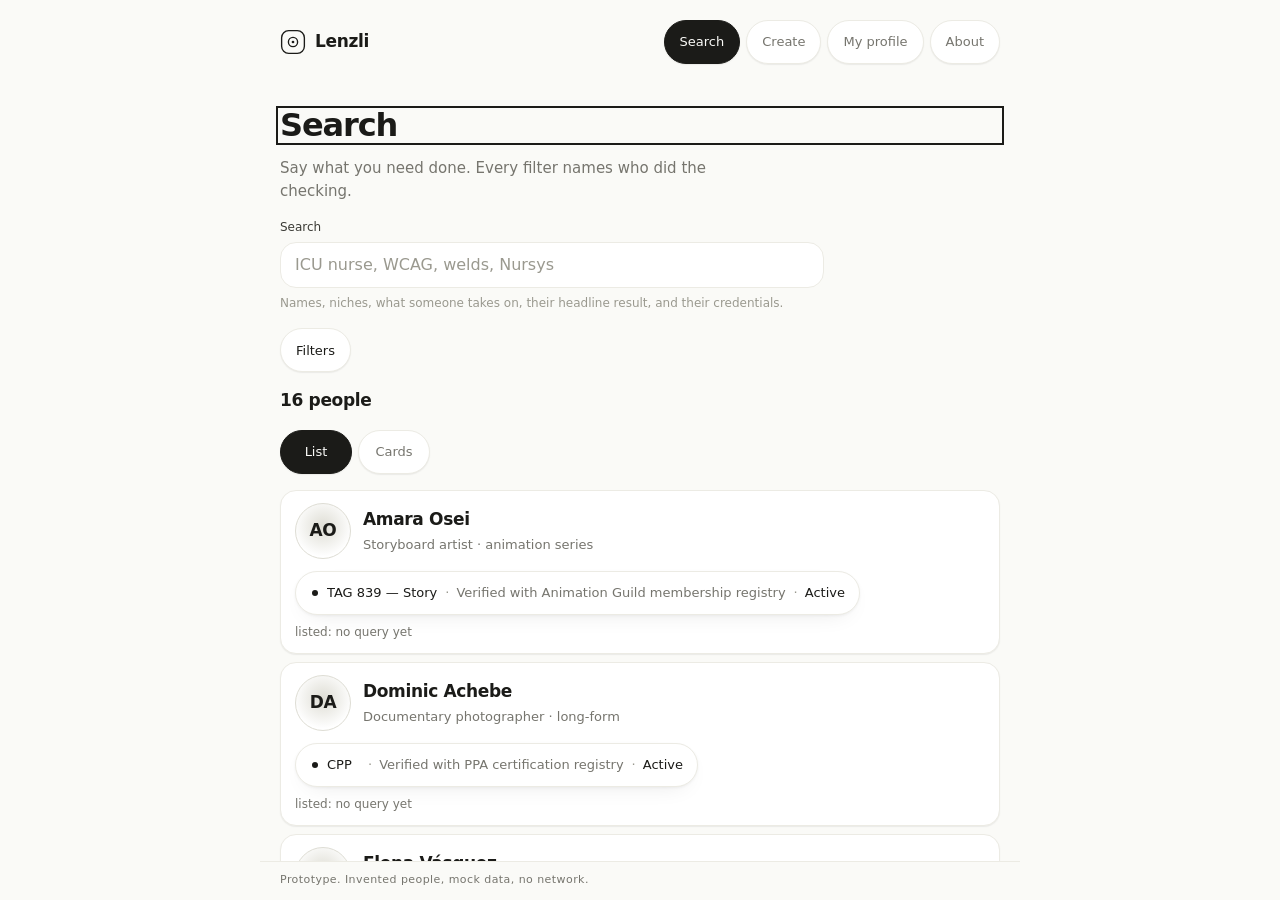
<file: index.html>
<!doctype html>
<html lang="en">
<head>
<meta charset="utf-8">
<meta name="viewport" content="width=device-width, initial-scale=1, viewport-fit=cover">
<title>Lenzli — the provable professional profile, at reel length</title>

<!-- Stylesheets, folder order: brand, credentials, deck, about, app, directory,
     landing, create, owner. The order is load-bearing (SPEC § 3.5). This is the
     complete list for the whole build; a file whose order has not landed yet
     404s harmlessly on file:// and nothing else on the page changes. -->
<link rel="stylesheet" href="src/brand/tokens.css">
<link rel="stylesheet" href="src/brand/base.css">
<link rel="stylesheet" href="src/credentials/credentials.css">
<link rel="stylesheet" href="src/deck/deck.css">
<link rel="stylesheet" href="src/about/about.css">
<link rel="stylesheet" href="src/app/app.css">
<link rel="stylesheet" href="src/directory/directory.css">
<link rel="stylesheet" href="src/landing/landing.css">
<link rel="stylesheet" href="src/create/create.css">
<link rel="stylesheet" href="src/owner/owner.css">
</head>

<body class="app-shell">

<!-- Mount contract for the surface orders. This document is written once, by the
     shell order, and NO LATER ORDER EDITS IT (SPEC § 3.2) — a file left out of
     the tag list below is unreachable for the rest of the build.

       #surface          the router's host, and the only node it owns. Every
                         surface mounts here through mount(host, params) and is
                         emptied out of here on teardown (SPEC § 3.4).
       [data-app-live]   the app's ONE aria-live="polite" region. The router
                         announces each surface's title in it; app.notice
                         announces a degraded condition in the same one.
       [data-app-notice] LENZLI.app.notice(text)'s single line. Hidden until
                         something has to be said.
       [data-mark]       filled by mark.js at load; the value is the pixel size.
       [data-wordmark]   filled by mark.js at load.
       [data-app-nav]    the four-button nav. app.js hides it whole on #/r/<id>,
                         where demo chrome is stripped (§ 3.4.1 M6).
       [data-app-route]  the route that button navigates to, through router.go.
       [data-app-surface] the surface name that route resolves to; app.js moves
                         aria-current="page" to the button that matches.
       [data-app-about]  the About control. It calls LENZLI.openAbout(); the
                         About surface itself is loaded unedited (A1-24).

     THE DISCLOSURE LINE AT THE FOOT IS PERMANENT (F-6, A1-24). It is markup, not
     a surface's job, so the prototype states that its people are invented on
     every route and at every width, whether or not anyone opens About.

     THE ONLY INLINE CALL ON THIS PAGE IS LENZLI.appBoot(), at the very bottom.
     The reel shell's own entry point is never invoked here (A1-3, A1-7): that
     one is reel.html's, and it is the single thing that creates deck instance
     zero, which the app must not have. Its name is deliberately not written out
     anywhere in this document, so a grep for it over this file returns nothing.
-->

<header class="app-head">
  <span class="lockup">
    <span data-mark="26"></span>
    <span data-wordmark></span>
  </span>

  <nav class="app-nav" aria-label="App" data-app-nav>
    <button type="button" class="ctl app-tab" data-app-route="/" data-app-surface="browse">Search</button>
    <button type="button" class="ctl app-tab" data-app-route="/create" data-app-surface="create">Create</button>
    <button type="button" class="ctl app-tab" data-app-route="/me" data-app-surface="owner">My profile</button>
    <button type="button" class="ctl app-tab" data-app-about>About</button>
  </nav>
</header>

<p class="app-notice" data-app-notice hidden></p>

<div class="sr-only" data-app-live aria-live="polite" aria-atomic="true"></div>

<main class="app-surface" id="surface"></main>

<p class="app-disclosure">Prototype. Invented people, mock data, no network.</p>

<!-- Ordered classic scripts, folder order: brand, data, credentials, deck,
     about, store, app, directory, landing, create, owner. Three of the orderings
     are load-bearing and are marked below. Same rule as the stylesheets: the
     list is complete for the whole build, and a file whose order has not landed
     404s harmlessly. Relative paths only; no module loader, no network.

     src/owner/export.js carries NO tag on purpose: § 3.4.1 M10 cut that file —
     records.export(id), in the store's own file below, is the one export
     implementation — so a tag here would be a permanent failed subresource load
     on a page whose console must stay clean (§ 5.1 B assertion 31).

     AM-23 is a source-ORDER row and its check is a plain grep over this file, so
     neither path below is written out anywhere else in this document; the only
     two lines that match it are the two tags themselves. -->
<script src="src/brand/namespace.js"></script>
<script src="src/brand/mark.js"></script>
<script src="src/data/shapes.js"></script>
<!-- maya first, ahead of every other persona tag, so Object.keys(LENZLI.personas)[0]
     stays "maya-chen" — src/about/about.js:85-99 falls back to it. The tags
     after it are the app-only roster and their order among themselves is not
     load-bearing. -->
<script src="src/data/persona.maya.js"></script>
<script src="src/data/personas/amara-osei.js"></script>
<script src="src/data/personas/dominic-achebe.js"></script>
<script src="src/data/personas/elena-vasquez.js"></script>
<script src="src/data/personas/grace-whitfield.js"></script>
<script src="src/data/personas/hana-ito.js"></script>
<script src="src/data/personas/idris-bello.js"></script>
<script src="src/data/personas/joon-ho-park.js"></script>
<script src="src/data/personas/lucia-ferrante.js"></script>
<script src="src/data/personas/marcus-bell.js"></script>
<script src="src/data/personas/nadia-farouk.js"></script>
<script src="src/data/personas/oskar-nowak.js"></script>
<script src="src/data/personas/priya-raghunathan.js"></script>
<script src="src/data/personas/rosa-delgado.js"></script>
<script src="src/data/personas/samuel-okonkwo.js"></script>
<script src="src/data/personas/yusuf-demir.js"></script>
<!-- chip.js before the other three: it creates LENZLI.cred, which they capture
     at load. Its tag is also strictly ABOVE the store's records tag further
     down, which installs cred.setLookup — the resolver that makes the
     credential ladder reach user-created records (SPEC AM-23, § 3.1 E-7).
     Reversed, that install is one console.info at load and entirely silent at
     use: cred.find returns null, nothing throws, and every credential control
     on every user-created record misses. -->
<script src="src/credentials/chip.js"></script>
<script src="src/credentials/walletCard.js"></script>
<script src="src/credentials/walletScreen.js"></script>
<script src="src/credentials/legend.js"></script>
<script src="src/deck/build.js"></script>
<script src="src/deck/nav.js"></script>
<script src="src/deck/cards.js"></script>
<script src="src/about/about.js"></script>
<script src="src/store/storage.js"></script>
<script src="src/store/records.js"></script>
<script src="src/app/router.js"></script>
<script src="src/app/app.js"></script>
<script src="src/directory/search.js"></script>
<script src="src/directory/directory.js"></script>
<script src="src/landing/landing.js"></script>
<script src="src/create/tier.js"></script>
<script src="src/create/draft.js"></script>
<script src="src/create/create.js"></script>
<script src="src/owner/owner.js"></script>
<script>LENZLI.appBoot();</script>

</body>
</html>
</file>
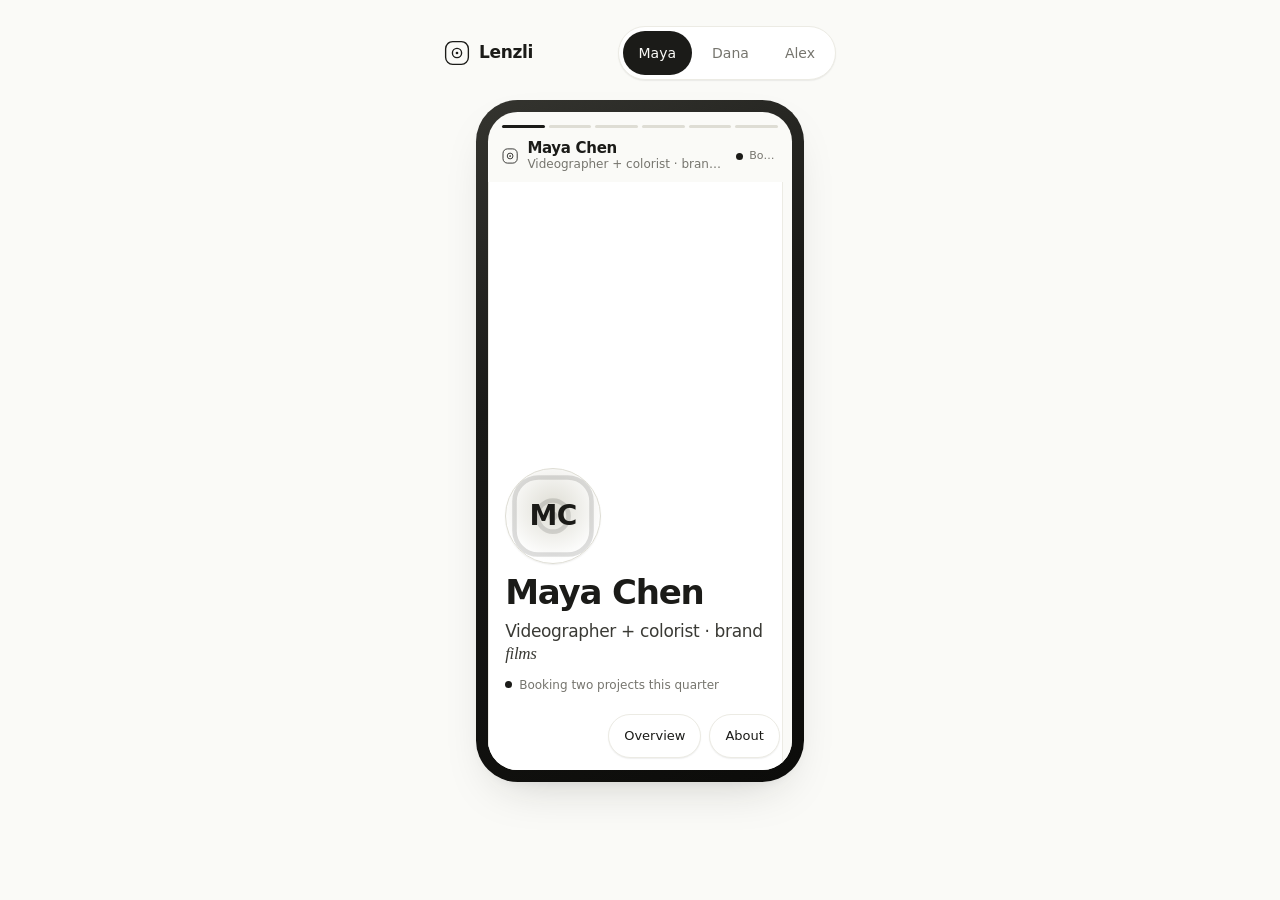
<file: reel.html>
<!doctype html>
<html lang="en">
<head>
<meta charset="utf-8">
<meta name="viewport" content="width=device-width, initial-scale=1, viewport-fit=cover">
<title>Lenzli — the provable professional profile, at reel length</title>

<!-- Stylesheets, folder order: brand, credentials, deck, about. This is the
     complete list for the whole build; a file whose order has not landed yet
     404s harmlessly on file:// and nothing else on the page changes. -->
<link rel="stylesheet" href="src/brand/tokens.css">
<link rel="stylesheet" href="src/brand/base.css">
<link rel="stylesheet" href="src/credentials/credentials.css">
<link rel="stylesheet" href="src/deck/deck.css">
<link rel="stylesheet" href="src/about/about.css">
</head>

<body class="shell">

<!-- Mount contract for the later orders. This document is written once, by the
     shell order, and no later order edits it.

       #stage            the 9:19.5 canvas. Everything below lives inside it.
       #progress         segmented progress bar container — one button per card.
       #deck             where compiled cards mount; inset below the chrome band
                         (.stage sets --chrome-top and --chrome-bottom).
       [data-slot=name]      active persona's name
       [data-slot=niche]     active persona's niche line
       [data-slot=availability]  active persona's availability text
       [data-persona]    the three switcher buttons; boot() binds showPersona by
                         this attribute and moves aria-pressed="true" to the
                         active one. Maya carries it now because boot() renders
                         the first registered deck.
       [data-mark]       filled by mark.js at load; the value is the pixel size.
       [data-wordmark]   filled by mark.js at load.
-->

<header class="shell-head">
  <span class="lockup">
    <span data-mark="26"></span>
    <span data-wordmark></span>
  </span>

  <nav class="switcher" aria-label="Persona">
    <button type="button" class="switch" data-persona="maya-chen" aria-pressed="true">Maya</button>
    <button type="button" class="switch" data-persona="dana-okafor" aria-pressed="false">Dana</button>
    <button type="button" class="switch" data-persona="alex-reyes" aria-pressed="false">Alex</button>
  </nav>
</header>

<main class="frame">
  <div class="stage" id="stage">

    <div class="progress" id="progress" aria-label="Cards"></div>

    <div class="identity" id="identity">
      <span data-mark="18"></span>
      <span class="identity-text">
        <span class="identity-name" data-slot="name"></span>
        <span class="identity-niche" data-slot="niche"></span>
      </span>
      <span class="availability">
        <span class="availability-dot" aria-hidden="true"></span>
        <span data-slot="availability"></span>
      </span>
    </div>

    <div class="deck" id="deck"></div>

    <div class="shell-controls">
      <button type="button" class="ctl" onclick="LENZLI.openGrid()">Overview</button>
      <button type="button" class="ctl" onclick="LENZLI.openAbout()">About</button>
    </div>

  </div>
</main>

<!-- Ordered classic scripts, folder order: brand, data, credentials, deck,
     about. namespace.js is first on the page, shapes.js precedes the persona
     files that call registerPersona at load. Same rule as the stylesheets: the
     list is complete for the whole build, and a file whose order has not landed
     404s harmlessly. Relative paths only; no module loader, no network. -->
<script src="src/brand/namespace.js"></script>
<script src="src/brand/mark.js"></script>
<script src="src/data/shapes.js"></script>
<script src="src/data/persona.maya.js"></script>
<script src="src/data/persona.dana.js"></script>
<script src="src/data/persona.alex.js"></script>
<script src="src/credentials/chip.js"></script>
<script src="src/credentials/walletCard.js"></script>
<script src="src/credentials/walletScreen.js"></script>
<script src="src/credentials/legend.js"></script>
<script src="src/deck/build.js"></script>
<script src="src/deck/nav.js"></script>
<script src="src/deck/cards.js"></script>
<script src="src/about/about.js"></script>
<script>LENZLI.boot();</script>

</body>
</html>
</file>
<file: src/brand/tokens.css>
/* tokens.css — the design tokens, copied value-for-value from the SPEC's § 4 D1
   block, which was itself verified line-by-line against the brand sheet.
   Warm-neutral monochrome: zero chromatic accent enters this build.
   Shadows are ink-tinted (rgba(27,27,24,…)) and never pure black. */

:root{
  --paper:#FAFAF7;  --surface:#FFFFFF; --ink:#1B1B18;  --ink-soft:#3A3A35;
  --muted:#76756E;  --muted-soft:#9A998F; --line:#ECEBE4; --line-strong:#DEDDD4;
  --black:#000000;
  --bezel:linear-gradient(155deg,#34342F 0%,#1A1A17 38%,#0C0C0A 100%);
  --shadow-soft: 0 1px 2px rgba(27,27,24,.04), 0 1px 1px rgba(27,27,24,.03);
  --shadow-card: 0 1px 3px rgba(27,27,24,.05), 0 8px 24px -12px rgba(27,27,24,.12);
  --shadow-float:0 20px 50px -24px rgba(27,27,24,.25), 0 4px 12px -6px rgba(27,27,24,.08);
  --r-pill:999px; --r-card:1rem; --r-block:2rem; --r-frame:2.6rem;
  --ease:cubic-bezier(0.16,1,0.3,1);
  --font-ui: Inter, ui-sans-serif, system-ui, -apple-system, "Segoe UI", Roboto,
             "Helvetica Neue", Arial, sans-serif;
  --font-display: "Inter Tight", Inter, ui-sans-serif, system-ui, -apple-system,
                  "Helvetica Neue", Arial, sans-serif;
  --font-accent: "Instrument Serif", ui-serif, Georgia, Cambria, "Times New Roman", serif;
}
</file>
<file: src/brand/base.css>
/* base.css — element base, type roles, the stage and its frame, the reveal
   motion, and the shell chrome.
   Every value resolves through tokens.css. The only colour literals declared
   here are the two the SPEC states verbatim in the ::selection rule.
   The reduced-motion block is the last block in this file, by contract. */

/* --- Element base --------------------------------------------------------- */

*,*::before,*::after{box-sizing:border-box;}

html{-webkit-text-size-adjust:100%;}

body{
  margin:0;
  min-height:100svh;
  background:var(--paper);
  color:var(--ink);
  font-family:var(--font-ui);
  font-feature-settings:'cv02','cv03','cv04','cv11','ss01';
  font-size:16px;
  line-height:1.5;
  -webkit-font-smoothing:antialiased;
}

svg,img{display:block;max-width:100%;}

button{
  font:inherit;
  color:inherit;
  background:none;
  border:0;
  margin:0;
  padding:0;
  cursor:pointer;
}

:focus-visible{outline:2px solid var(--ink);outline-offset:2px;}

::selection{background:#1B1B18;color:#FAFAF7}

/* --- Type roles ----------------------------------------------------------- */

h1,h2,h3,h4{
  font-family:var(--font-display);
  font-weight:600;
  letter-spacing:-0.02em;
  line-height:1.05;
  margin:0;
}

/* The headline register: tighter tracking, tighter leading. */
.display{letter-spacing:-0.035em;line-height:.98;}

/* Exactly one accent word per headline — never two. */
.accent{font-family:var(--font-accent);font-style:italic;font-weight:400;}

.eyebrow{
  font-family:var(--font-ui);
  font-size:.6875rem;
  text-transform:uppercase;
  letter-spacing:.2em;
  color:var(--muted-soft);
}

.mono{font-family:ui-monospace,SFMono-Regular,Menlo,Consolas,monospace;}

/* --- Shell ---------------------------------------------------------------- */
/* Below 520px the frame drops and the deck runs full-bleed, inset only by the
   device's own safe areas. Insets are never hardcoded. */

.shell{
  display:flex;
  flex-direction:column;
  align-items:center;
  gap:14px;
  min-height:100svh;
  padding-top:env(safe-area-inset-top);
  padding-right:env(safe-area-inset-right);
  padding-bottom:env(safe-area-inset-bottom);
  padding-left:env(safe-area-inset-left);
}

.shell-head{
  width:100%;
  display:flex;
  align-items:center;
  justify-content:space-between;
  flex-wrap:wrap;
  gap:12px;
  padding:14px 16px 0;
}

.lockup{display:flex;align-items:center;gap:9px;}

.wordmark{
  font-family:var(--font-display);
  font-weight:600;
  font-size:1.0625rem;
  letter-spacing:-0.02em;
}

/* Persona switcher — three real buttons; boot() binds showPersona by
   data-persona and flips aria-pressed. Active state is an ink pill. */
.switcher{
  display:flex;
  gap:4px;
  padding:4px;
  background:var(--surface);
  border:1px solid var(--line);
  border-radius:var(--r-pill);
  box-shadow:var(--shadow-soft);
}

.switch{
  min-height:44px;
  padding:0 16px;
  border-radius:var(--r-pill);
  color:var(--muted);
  font-size:.875rem;
  font-weight:500;
  transition:background .3s var(--ease),color .3s var(--ease);
}

.switch:hover{color:var(--ink);}

.switch[aria-pressed="true"]{background:var(--ink);color:var(--paper);}

/* --- Stage and frame ------------------------------------------------------ */
/* 9:19.5 is the CSS canvas — a modern phone. "9:16" in the rulings names the
   vertical format class, not this ratio. */

.frame{width:100%;}

.stage{
  --chrome-top:70px;      /* band the progress bar + identity overlay occupy */
  --chrome-bottom:66px;   /* band the overview + About controls occupy */
  position:relative;
  /* Width is capped by the height it implies, less the 84px band above the
     stage — .shell-head plus the shell's own gap — so below 520px the stage
     clears the bottom of a short viewport. Safe-area insets are outside the
     subtraction. Above 520px the frame is already the smaller constraint and
     this resolves to 100%. */
  width:min(100%, calc((100svh - 84px) * 9 / 19.5));
  margin-inline:auto;
  aspect-ratio:9/19.5;
  background:var(--paper);
  overflow:hidden;
}

/* At 520px and up the deck sits inside the bezel frame, centred on paper. The
   frame's width is capped so the whole phone fits the viewport height. */
@media (min-width:520px){
  .shell{gap:20px;padding:26px 20px 34px;}
  .shell-head{max-width:392px;padding:0;}
  .frame{
    width:min(392px,92vw,calc((100svh - 190px) * 9 / 19.5));
    padding:12px;
    background:var(--bezel);
    border-radius:var(--r-frame);
    box-shadow:var(--shadow-float);
  }
  .stage{border-radius:calc(var(--r-frame) - 12px);}
}

/* --- Stage chrome --------------------------------------------------------- */

/* Segmented progress bar container. The deck order fills it with one button
   per card; it doubles as the thin index. */
.progress{
  position:absolute;
  top:0;
  left:0;
  right:0;
  z-index:3;
  display:flex;
  gap:4px;
  min-height:10px;
  padding:10px 14px 0;
}

/* Persistent identity overlay: mark, name, niche, availability dot. */
.identity{
  position:absolute;
  top:22px;
  left:0;
  right:0;
  z-index:3;
  display:flex;
  align-items:center;
  gap:9px;
  padding:6px 14px;
}

.identity-text{display:flex;flex-direction:column;min-width:0;}

.identity-name{
  font-family:var(--font-display);
  font-weight:600;
  font-size:.9375rem;
  letter-spacing:-0.02em;
  line-height:1.15;
  flex:0 1 auto;
  min-width:6ch;
  overflow:hidden;
  text-overflow:ellipsis;
  white-space:nowrap;
}

.identity-niche{
  font-size:.75rem;
  color:var(--muted);
  line-height:1.3;
  flex:0 4 auto;
  overflow:hidden;
  text-overflow:ellipsis;
  white-space:nowrap;
}

.availability{
  margin-left:auto;
  display:flex;
  align-items:center;
  gap:6px;
  flex:0 8 auto;
  font-size:.6875rem;
  color:var(--muted);
  overflow:hidden;          /* the backstop: the row never spills the stage */
  white-space:nowrap;
}

/* The ellipsis lives on the text box, not on .availability: text-overflow needs
   a block box and a flex container never gives its child text one. overflow
   here does double duty — it clamps, and it releases the flex item's automatic
   minimum size, which the inherited nowrap would otherwise pin at the whole
   string (that is what made this line clip mid-glyph). */
.availability [data-slot=availability]{overflow:hidden;text-overflow:ellipsis;}

.availability-dot{
  width:7px;
  height:7px;
  flex:none;
  border-radius:var(--r-pill);
  background:var(--ink);
}

/* Where the deck order mounts the compiled cards. */
.deck{
  position:absolute;
  top:var(--chrome-top);
  right:0;
  bottom:0;
  left:0;
  z-index:1;
}

/* Overview grid + About, the two shell controls. */
.shell-controls{
  position:absolute;
  right:12px;
  bottom:12px;
  z-index:3;
  display:flex;
  gap:8px;
}

.ctl{
  min-height:44px;
  min-width:44px;
  padding:0 15px;
  border-radius:var(--r-pill);
  background:var(--surface);
  border:1px solid var(--line);
  color:var(--ink);
  font-size:.8125rem;
  font-weight:500;
  box-shadow:var(--shadow-soft);
  transition:border-color .3s var(--ease);
}

.ctl:hover{border-color:var(--line-strong);}

/* --- Motion --------------------------------------------------------------- */
/* Enter reveals: opacity + translateY(22px) + blur(2px) resolving to 0 over
   0.6s on --ease, staggered 60ms per element through --i. */

@keyframes reveal{
  from{opacity:0;transform:translateY(22px);filter:blur(2px);}
  to{opacity:1;transform:translateY(0);filter:blur(0);}
}

.reveal{
  animation:reveal .6s var(--ease) both;
  animation-delay:calc(var(--i,0) * 60ms);
}

/* --- Reduced motion (last block, by contract) ----------------------------- */

@media (prefers-reduced-motion: reduce){*,*::before,*::after{animation-duration:.01ms!important;transition-duration:.01ms!important;animation-iteration-count:1!important;}}
</file>
<file: src/credentials/credentials.css>
/* credentials.css — the trust ladder made visible: chip, wallet card, wallet
   screen, legend.

   Every value resolves through src/brand/tokens.css. No colour literal is
   declared in this file and no chromatic accent exists anywhere in this build,
   so status is carried by three achromatic channels instead: the word, the
   glyph's form, and ink density (SPEC A3-16). Colour is never the only
   encoding, and there is nothing here to fail WCAG 1.4.1 with.

   Tier chrome and component styling are kept apart on purpose. The tier rules
   own background, border and shadow — that is the ladder. The component rules
   own layout, radius, spacing and type. Nothing crosses. */

/* --- Status glyph and ink density ----------------------------------------- */

.cred-glyph-slot{display:inline-flex;flex:none;align-items:center;}

.cred-glyph{display:block;}

/* The cut across a filled disc, so a revoked glyph reads as struck through. */
.cred-glyph .cut{stroke:var(--paper);}

/* The third channel: full ink for the two live states, muted for the rest. */
.is-active,.is-expiring{color:var(--ink);}
.is-expired,.is-suspended,.is-revoked,.is-unverifiable{color:var(--muted);}

/* --- Tier chrome ----------------------------------------------------------- */
/* A and B carry a full card. C is demoted to a muted one: hairline border, no
   shadow, muted ink. D is at the foot of this file, where it is given nothing. */

.cred--a,.cred--b{
  background:var(--surface);
  border:1px solid var(--line);
  box-shadow:var(--shadow-card);
}

.cred--c{
  background:transparent;
  border:1px solid var(--line);
  box-shadow:none;
  color:var(--muted);
}

/* --- Level 1: the chip ----------------------------------------------------- */

.cred-chip{
  display:inline-flex;
  align-items:center;
  gap:8px;
  max-width:100%;
  overflow:hidden;          /* the backstop: no fact ever spills past the pill */
  min-height:44px;          /* one chip is a full tap target (SPEC § 4 D4) */
  padding:0 14px;
  border-radius:var(--r-pill);
  font-size:.8125rem;
  line-height:1.25;
  text-align:left;
  transition:border-color .3s var(--ease);
}

.cred-chip:hover{border-color:var(--line-strong);}

.cred-fact{display:inline-flex;align-items:center;gap:7px;min-width:0;}

.cred-fact + .cred-fact::before{content:"·";color:var(--muted-soft);}

.cred-name{
  flex:0 3 auto;
  min-width:4ch;
  font-weight:500;
  overflow:hidden;
  text-overflow:ellipsis;
  white-space:nowrap;
}

/* Shrink priority, not proportional collapse: the state word is never cut, the
   verifier gives way first and the name after it, both ending in a visible
   ellipsis. This fact overrides .cred-fact's inline-flex to block, because
   text-overflow needs a block box to act on and a flex container gives its text
   an anonymous item instead; the separator then carries as margin the 7px the
   flex gap used to give it. */
.cred-verifier{
  display:block;
  flex:1 6 auto;
  min-width:3ch;
  color:var(--muted);
  overflow:hidden;
  text-overflow:ellipsis;
  white-space:nowrap;
}

.cred-verifier::before{margin-right:7px;}

.cred-word{flex:none;font-weight:500;}

/* --- The sheet ------------------------------------------------------------- */
/* Every credential surface opens as one of these, over the deck and inside the
   stage. Opaque paper: the deck behind it is not dimmed, it is replaced. */

.cred-sheet{
  position:absolute;
  top:0;
  right:0;
  bottom:0;
  left:0;
  z-index:6;
  display:flex;
  background:var(--paper);
}

.cred-sheet-panel{
  flex:1;
  min-width:0;
  overflow-y:auto;
  padding:0 16px 22px;
  outline:none;
}

.cred-sheet-bar{
  position:sticky;
  top:0;
  z-index:1;
  display:flex;
  align-items:center;
  justify-content:space-between;
  gap:12px;
  padding:14px 0 12px;
  background:var(--paper);
  border-bottom:1px solid var(--line);
}

.cred-sheet-title{
  font-family:var(--font-ui);
  font-size:.6875rem;
  font-weight:500;
  text-transform:uppercase;
  letter-spacing:.2em;
  color:var(--muted-soft);
}

.cred-sheet-close{
  min-height:44px;
  min-width:44px;
  padding:0 14px;
  border-radius:var(--r-pill);
  color:var(--muted);
  font-size:.8125rem;
  font-weight:500;
}

.cred-sheet-close:hover{color:var(--ink);}

/* --- Level 2: the wallet card ---------------------------------------------- */

.wcard{
  margin-top:16px;
  padding:18px 16px 16px;
  border-radius:var(--r-card);
}

.wcard-status{
  display:flex;
  align-items:center;
  gap:8px;
  font-size:1.0625rem;
  font-family:var(--font-display);
  font-weight:600;
  letter-spacing:-0.02em;
}

.wcard-check{
  margin:6px 0 0;
  font-size:.75rem;
  color:var(--muted);
}

.wcard-name{
  margin:14px 0 0;
  font-family:var(--font-display);
  font-size:1.25rem;
  font-weight:600;
  letter-spacing:-0.025em;
  line-height:1.1;
}

.wcard-issuer{
  display:flex;
  align-items:baseline;
  flex-wrap:wrap;
  gap:8px;
  margin-top:10px;
}

.wcard-org{font-size:.875rem;}

.wcard-mark{
  padding:1px 7px;
  border:1px solid var(--line-strong);
  border-radius:var(--r-pill);
  font-size:.6875rem;
  letter-spacing:.06em;
  color:var(--muted);
}

.wcard-tag{
  margin:8px 0 0;
  font-size:.6875rem;
  text-transform:uppercase;
  letter-spacing:.2em;
  color:var(--muted-soft);
}

.wcard-holder{margin:14px 0 0;font-size:.8125rem;}

.wcard-note{margin:3px 0 0;font-size:.75rem;color:var(--muted);}

.wcard-dates{margin:10px 0 0;font-size:.8125rem;}

.wcard-urgency{margin:4px 0 0;font-size:.8125rem;font-weight:500;}

.wcard-id{margin:12px 0 0;font-size:.75rem;color:var(--muted);}

.wcard-verify{
  display:block;
  width:100%;
  min-height:44px;
  margin-top:16px;
  padding:0 16px;
  border-radius:var(--r-pill);
  background:var(--ink);
  color:var(--paper);
  font-size:.875rem;
  font-weight:500;
}

.wcard-link{margin:16px 0 0;font-size:.75rem;color:var(--muted);}

.wcard-record{margin-top:16px;border-top:1px solid var(--line);padding-top:12px;}

.wcard-record summary{
  min-height:44px;
  display:flex;
  align-items:center;
  font-size:.75rem;
  color:var(--muted);
  cursor:pointer;
}

.wcard-pair{margin-top:10px;}

.wcard-key{
  display:block;
  font-size:.6875rem;
  text-transform:uppercase;
  letter-spacing:.2em;
  color:var(--muted-soft);
}

.wcard-value{display:block;font-size:.8125rem;}

.wcard-raw{
  margin:6px 0 0;
  padding:10px;
  max-height:220px;
  overflow:auto;
  background:var(--surface);
  border:1px solid var(--line);
  border-radius:var(--r-card);
  font-size:.6875rem;
  line-height:1.45;
  white-space:pre;
}

/* --- The mock result sheet -------------------------------------------------- */

.vsheet{margin-top:18px;}

.vsheet-dest{
  margin:0;
  font-size:.6875rem;
  text-transform:uppercase;
  letter-spacing:.2em;
  color:var(--muted-soft);
}

.vsheet-fact{
  display:flex;
  justify-content:space-between;
  gap:14px;
  padding:9px 0;
  border-bottom:1px solid var(--line);
}

.vsheet-fact:first-of-type{margin-top:10px;border-top:1px solid var(--line);}

.vsheet-key{flex:none;font-size:.75rem;color:var(--muted);}

.vsheet-val{text-align:right;font-size:.8125rem;}

.vsheet-fresh{margin:12px 0 0;font-size:.75rem;color:var(--muted);}

.vsheet-mock{margin:6px 0 0;font-size:.75rem;color:var(--muted);}

/* --- Level 3: the wallet screen --------------------------------------------- */

.wscreen{padding-top:16px;}

.cred-entry{
  display:block;
  width:100%;
  min-height:44px;
  margin-bottom:10px;
  padding:13px 14px;
  border-radius:var(--r-card);
  text-align:left;
  transition:border-color .3s var(--ease);
}

.cred-entry:hover{border-color:var(--line-strong);}

.cred-entry-head{display:flex;align-items:center;gap:7px;}

.cred-entry-word{font-size:.6875rem;text-transform:uppercase;letter-spacing:.16em;}

.cred-entry-name{
  display:block;
  margin-top:6px;
  font-family:var(--font-display);
  font-size:.9375rem;
  font-weight:600;
  letter-spacing:-0.02em;
}

.cred-entry-check{display:block;margin-top:3px;font-size:.75rem;color:var(--muted);}

.wscreen-more{
  min-height:44px;
  padding:0 4px;
  font-size:.8125rem;
  font-weight:500;
  color:var(--muted);
  text-decoration:underline;
  text-underline-offset:3px;
}

.wscreen-more:hover{color:var(--ink);}

.wscreen-self{margin-top:14px;}

.wscreen-self-title{
  font-family:var(--font-ui);
  font-size:.6875rem;
  font-weight:500;
  text-transform:uppercase;
  letter-spacing:.2em;
  color:var(--muted-soft);
}

.wscreen-self-list{margin:6px 0 0;padding:0;list-style:none;}

/* The self-reported row carries type and nothing else. Its chrome is withheld
   by the last rule in this file, which is the only rule that names it. */
.cred-plain{padding:5px 0;font-size:.8125rem;color:var(--muted);}

/* --- The legend ------------------------------------------------------------- */

.cred-legend{margin-top:26px;border-top:1px solid var(--line);padding-top:16px;}

.cred-legend-title{
  font-family:var(--font-display);
  font-size:.9375rem;
  font-weight:600;
  letter-spacing:-0.02em;
}

.cred-legend-title + .cred-legend-lead{margin-top:4px;}

.cred-legend-lead{margin:0;font-size:.75rem;color:var(--muted);}

.cred-legend-states{margin:12px 0 22px;}

.cred-legend-state{display:flex;align-items:center;gap:7px;margin-top:10px;}

.cred-legend-word{font-size:.8125rem;font-weight:500;}

.cred-legend-meaning{margin:2px 0 0 17px;font-size:.75rem;color:var(--muted);}

.cred-legend-tiers{
  width:100%;
  margin-top:12px;
  border-collapse:collapse;
  font-size:.75rem;
  text-align:left;
}

.cred-legend-tiers th,.cred-legend-tiers td{
  padding:8px 8px 8px 0;
  border-bottom:1px solid var(--line);
  vertical-align:top;
}

.cred-legend-tiers th{font-weight:500;color:var(--muted);}

.cred-legend-tiers td{color:var(--ink);}

.cred-legend-rule{margin:12px 0 0;font-size:.75rem;color:var(--muted);}

/* --- Tier D ----------------------------------------------------------------- */
/* The bottom of the ladder is defined by what it is not given: no card, no
   border, no shadow, no radius. This is the only rule in this file that names
   that tier, and it is the whole of its chrome (SPEC § 4 D4, M-11). */

.cred--d{border:0;box-shadow:none;background:transparent;border-radius:0}
</file>
<file: src/deck/deck.css>
/* deck.css — the card, the thin index, the overview grid, the continuity sliver
   and the end-cap.

   Every value resolves through W1's custom properties, with one stated exception:
   the media-plate wash below is written as rgba(27,27,24,…), the same ink tint the
   shadow tokens use — an alpha ramp cannot be expressed as a token reference, and a
   black overlay is forbidden brand-wide. No hex literal is declared in this file:
   the deck is paper, ink and the two line greys, and the only inverted surface in
   the whole spine is the CLOSE card.

   Layout budget: the deck mounts into base.css's .deck box, which is inset from
   the top by --chrome-top (progress bar + identity overlay). --chrome-bottom is
   the band the Overview and About controls occupy, so card content clears it. */

/* --- The card ------------------------------------------------------------- */
/* The card stops 10px short of the right edge. That gutter is the continuity
   sliver: the next card's leading edge, on paper, behind a hairline. */

.cardwrap{position:absolute;inset:0;}

.card{
  position:absolute;
  top:0;
  right:10px;
  bottom:0;
  left:0;
  display:flex;
  flex-direction:column;
  background:var(--surface);
  border-left:1px solid var(--line);
}

.card--last{right:0;border-right:0;}

.card-body{
  flex:1;
  display:flex;
  flex-direction:column;
  gap:12px;
  overflow-y:auto;
  padding:18px 16px calc(var(--chrome-bottom,66px) + 10px);
}

/* Reel composition: content sits low on the card. margin-top:auto rather than
   justify-content, so an overlong card still scrolls from its true top. */
.card-body > :first-child{margin-top:auto;}

/* The last card ends in the end-cap strip, which carries its own bottom
   clearance — the body must not inset twice. */
.card--last .card-body{padding-bottom:10px;}

.card-title{font-size:1.5rem;}

.caption,
.context,
.lede{font-size:.8125rem;color:var(--muted);margin:0;}

.card p{margin:0;}

/* --- HOOK ----------------------------------------------------------------- */
/* The gate card: one idea, the most design investment, nothing else on it. */

.monoplate{
  position:relative;
  width:96px;
  height:96px;
  display:flex;
  align-items:center;
  justify-content:center;
  border-radius:var(--r-pill);
  border:1px solid var(--line-strong);
  background:radial-gradient(circle at 50% 42%, var(--line-strong) 0%, var(--surface) 72%);
  box-shadow:var(--shadow-soft);
}

/* The mark, washed back to the weight of the plate's own hairline so it reads
   as ink in the paper and the initials stay legible over it. */
.monoring{
  position:absolute;
  inset:0;
  display:flex;
  align-items:center;
  justify-content:center;
  opacity:.14;
}

.monogram{
  position:relative;
  font-family:var(--font-display);
  font-weight:600;
  font-size:1.75rem;
  letter-spacing:-0.02em;
  color:var(--ink);
}

.hook-name{font-size:2.125rem;letter-spacing:-0.035em;line-height:.98;}

.claim{
  font-family:var(--font-display);
  font-size:1.0625rem;
  font-weight:500;
  letter-spacing:-0.02em;
  line-height:1.25;
  color:var(--ink-soft);
}

.avail{display:flex;align-items:center;gap:7px;font-size:.75rem;color:var(--muted);}

.avail-dot{
  width:7px;
  height:7px;
  flex:none;
  border-radius:var(--r-pill);
  background:var(--ink);
}

/* --- The unfinished card -------------------------------------------------- */
/* buildDeck's partial mode compiles a beat the author has not filled in yet to
   kind:"placeholder" (SPEC § 3.1, E-4 and E-9), so the create form's live preview
   shows the beat's slot instead of throwing mid-keystroke.

   It must be unmistakably unfinished, never a design: the card body is drawn as a
   dashed outline — the shape of the finished card, not the card — and its type is
   set back to the muted grey. Nothing here is colour (§ 10): the dash, the ink
   density and the word "Unfinished" carry the state three ways. Built entirely on
   existing tokens and existing classes; .card--placeholder is the ONE unprefixed
   class this build adds anywhere (A1-15, AM-20). */

.card--placeholder{
  background:var(--paper);
  border-left:1px dashed var(--line-strong);
}

.card--placeholder .card-body{
  gap:10px;
  margin:10px;
  padding:16px;
  border:1px dashed var(--line-strong);
  border-radius:var(--r-card);
}

.card--placeholder .card-title{color:var(--muted);}

.card--placeholder .eyebrow{color:var(--muted-soft);}

/* --- PROOF ---------------------------------------------------------------- */
/* The number set large, its context small beneath, the artifact named. */

.card--proof .card-title{font-size:1.9375rem;letter-spacing:-0.035em;line-height:1;}

.artifact{margin:0;display:flex;flex-direction:column;gap:6px;}

.plate{
  display:flex;
  align-items:flex-end;
  min-height:132px;
  padding:12px;
  border-radius:var(--r-card);
  border:1px solid var(--line);
  background:linear-gradient(158deg, var(--line) 0%, var(--surface) 62%, var(--line-strong) 100%);
}

.plate--full{min-height:210px;}

.plate-text{
  font-family:var(--font-display);
  font-size:.875rem;
  font-weight:500;
  letter-spacing:-0.02em;
  color:var(--ink-soft);
}

/* --- Media plates --------------------------------------------------------- */
/* A photo fills the plate only when the record names one (BEN-1); the rules
   below are scoped to --photo, so an imageless plate renders exactly as above.
   The plate keeps its own hairline and radius: the image sits inside the border,
   the text sits above the image on an ink wash. The wash is the ink family the
   shadow tokens already use — rgba(27,27,24,…), never black. */

.plate--photo,
.poster--photo{position:relative;overflow:hidden;}

.plate-img{
  position:absolute;
  inset:0;
  width:100%;
  height:100%;
  object-fit:cover;
  border-radius:inherit;
  z-index:0;
}

/* The legibility band: transparent at the top so the photo reads, ink at the
   bottom edge where the plate's own text sits. */
.plate--photo::after,
.poster--photo::after{
  content:"";
  position:absolute;
  right:0;
  bottom:0;
  left:0;
  height:62%;
  z-index:1;
  pointer-events:none;
  background:linear-gradient(180deg,
    rgba(27,27,24,0) 0%,
    rgba(27,27,24,.45) 55%,
    rgba(27,27,24,.72) 100%);
}

.plate--photo .plate-text,
.poster--photo .poster-plate{position:relative;z-index:2;color:var(--paper);}

/* The duration pill is already ink on paper — it only needs to clear the band. */
.poster--photo .duration{z-index:2;}

/* --- TRUST ---------------------------------------------------------------- */
/* Chips are rendered by src/credentials/chip.js; this file only spaces them.
   An empty row means that order has not landed — it takes no space. */

.chips{display:flex;flex-direction:column;gap:8px;}

.chips:empty{display:none;}

.quotecard{
  margin:0;
  padding:14px;
  border-radius:var(--r-card);
  border:1px solid var(--line);
  background:var(--surface);
  box-shadow:var(--shadow-card);
}

.quote{
  margin:0;
  font-family:var(--font-display);
  font-size:1.0625rem;
  font-weight:500;
  letter-spacing:-0.02em;
  line-height:1.3;
}

.quote::before{content:"\201C";}
.quote::after{content:"\201D";}

.attrib{margin-top:10px;font-size:.75rem;color:var(--muted);}

.seeall{
  align-self:flex-start;
  min-height:44px;
  padding:0 16px;
  border-radius:var(--r-pill);
  border:1px solid var(--line-strong);
  background:var(--surface);
  color:var(--ink);
  font-size:.8125rem;
  font-weight:500;
  transition:border-color .3s var(--ease);
}

.seeall:hover{border-color:var(--muted-soft);}

/* --- CLOSE ---------------------------------------------------------------- */
/* The only ink-inverted card in the spine. */

.card--close{background:var(--ink);color:var(--paper);border-left-color:var(--ink);}

.card--close .eyebrow{color:var(--muted-soft);}

.card--close .term-name{color:var(--muted-soft);}

.scope{
  margin:0;
  padding:0;
  list-style:none;
  display:flex;
  flex-wrap:wrap;
  gap:6px;
}

.scope-item{
  padding:6px 12px;
  border-radius:var(--r-pill);
  border:1px solid var(--ink-soft);
  font-size:.8125rem;
}

.terms{margin:0;display:grid;grid-template-columns:auto 1fr;gap:4px 14px;font-size:.8125rem;}

.term-name{font-size:.6875rem;text-transform:uppercase;letter-spacing:.2em;align-self:center;}

.term-value{margin:0;}

.cta{
  align-self:flex-start;
  min-height:48px;
  padding:0 20px;
  border-radius:var(--r-pill);
  background:var(--paper);
  color:var(--ink);
  font-family:var(--font-display);
  font-size:.9375rem;
  font-weight:600;
  letter-spacing:-0.02em;
  box-shadow:var(--shadow-card);
}

.cta-note{font-size:.6875rem;color:var(--muted-soft);}

/* The wallet teaser reuses .cta on a paper card, so it inverts back. */
.card--wallet .cta{background:var(--ink);color:var(--paper);}

/* --- DEPTH: the video slot ------------------------------------------------ */
/* Poster plate, duration, an inert control, and the caption track as static
   pop-on cues. No autoplay, no audio, no media file of any kind. */

.poster{
  position:relative;
  display:flex;
  align-items:flex-end;
  min-height:200px;
  padding:12px;
  border-radius:var(--r-card);
  border:1px solid var(--line);
  background:linear-gradient(168deg, var(--line-strong) 0%, var(--line) 48%, var(--surface) 100%);
}

.poster-plate{
  font-family:var(--font-display);
  font-size:.875rem;
  font-weight:500;
  letter-spacing:-0.02em;
  color:var(--ink-soft);
}

.duration{
  position:absolute;
  top:10px;
  right:10px;
  padding:3px 8px;
  border-radius:var(--r-pill);
  background:var(--ink);
  color:var(--paper);
  font-size:.6875rem;
}

.play{
  align-self:flex-start;
  min-height:44px;
  padding:0 16px;
  border-radius:var(--r-pill);
  border:1px dashed var(--line-strong);
  color:var(--muted);
  font-size:.75rem;
  cursor:default;
}

.cues{margin:0;padding:0;list-style:none;display:flex;flex-direction:column;gap:8px;}

.cue{display:flex;gap:10px;font-size:.8125rem;line-height:1.35;}

.cue-at{flex:none;color:var(--muted-soft);font-size:.6875rem;padding-top:2px;}

/* --- Continuity and the end-cap ------------------------------------------ */
/* Every card but the last shows the next card's leading edge (A3-12). The last
   card says so instead, and offers the two ways back in. */

.sliver{
  position:absolute;
  top:0;
  right:0;
  bottom:0;
  width:10px;
  background:var(--paper);
  border-left:1px solid var(--line);
}

.endcap{
  display:flex;
  align-items:center;
  gap:8px;
  padding:10px 16px calc(var(--chrome-bottom,66px) + 6px);
  border-top:1px solid var(--line);
  font-size:.75rem;
  color:var(--muted);
}

.endcap-sep{color:var(--muted-soft);}

.endcap-btn{
  min-height:32px;
  padding:0 10px;
  border-radius:var(--r-pill);
  border:1px solid var(--line-strong);
  color:var(--ink);
  font-size:.75rem;
}

.endcap-btn:hover{border-color:var(--muted-soft);}

.card--close .endcap{border-top-color:var(--ink-soft);color:var(--muted-soft);}

.card--close .endcap-btn{border-color:var(--ink-soft);color:var(--paper);}

/* --- The thin index ------------------------------------------------------- */
/* One real button per card, filling base.css's .progress band. Active filled,
   earlier full, later empty. */

.seg{position:relative;flex:1;height:10px;}

.seg::after{
  content:"";
  position:absolute;
  left:0;
  right:0;
  top:3px;
  height:3px;
  border-radius:var(--r-pill);
  background:var(--line-strong);
}

.seg--done::after{background:var(--muted-soft);}

.seg--now::after{background:var(--ink);}

/* --- The overview grid ---------------------------------------------------- */
/* The labelled full index, one tap from any card. Same model as the bar. */

.overlay{
  position:absolute;
  inset:0;
  z-index:5;
  display:flex;
  flex-direction:column;
  gap:14px;
  padding:16px 14px;
  background:var(--paper);
}

.overlay-head{display:flex;align-items:center;justify-content:space-between;gap:12px;}

.overlay-title{font-size:1.125rem;}

.overlay-close{
  min-height:44px;
  padding:0 14px;
  border-radius:var(--r-pill);
  border:1px solid var(--line-strong);
  font-size:.8125rem;
}

.tiles{display:grid;grid-template-columns:1fr 1fr;gap:8px;align-content:start;overflow-y:auto;}

.tile{
  display:flex;
  flex-direction:column;
  align-items:flex-start;
  gap:6px;
  min-height:76px;
  padding:12px;
  text-align:left;
  border-radius:var(--r-card);
  border:1px solid var(--line);
  background:var(--surface);
  transition:border-color .3s var(--ease);
}

.tile:hover{border-color:var(--line-strong);}

.tile[aria-current="true"]{border-color:var(--ink);box-shadow:var(--shadow-card);}

.tile-n{font-size:.6875rem;color:var(--muted-soft);}

.tile-label{
  font-family:var(--font-display);
  font-size:.9375rem;
  font-weight:600;
  letter-spacing:-0.02em;
  color:var(--ink);
}

/* --- The live region ------------------------------------------------------ */
/* "Card N of M — <beat>" on every card change. Read, never seen. */

.sr-only{
  position:absolute;
  width:1px;
  height:1px;
  margin:-1px;
  padding:0;
  overflow:hidden;
  clip-path:inset(50%);
  white-space:nowrap;
  border:0;
}
</file>
<file: src/about/about.css>
/* about.css — the "About this prototype" surface: what it is, how a reel is
   made, why it looks like this.

   Every value resolves through src/brand/tokens.css. No colour literal is
   declared in this file, and no shadow that is not already a token.

   The surface covers the viewport rather than the 9:19.5 stage: block 2 stands a
   persona record BESIDE the cards it compiles into, and the phone canvas is too
   narrow to hold the pair. Below 760px the pair stacks and the surface reads as
   one column, which is what a phone gets anyway. */

/* --- The sheet ------------------------------------------------------------- */
/* Opaque paper over everything, including the deck's own overlay (z-index 5) and
   the credential sheets (6). The reel behind it is replaced, never dimmed. */

.about-sheet{
  position:fixed;
  top:0;
  right:0;
  bottom:0;
  left:0;
  z-index:9;
  overflow-y:auto;
  background:var(--paper);
  padding:0 20px 40px;
  padding-right:max(20px,env(safe-area-inset-right));
  padding-left:max(20px,env(safe-area-inset-left));
  padding-bottom:max(40px,env(safe-area-inset-bottom));
}

.about-panel{
  max-width:860px;
  margin:0 auto;
  outline:none;
}

.about-bar{
  position:sticky;
  top:0;
  z-index:1;
  display:flex;
  align-items:center;
  justify-content:space-between;
  gap:12px;
  padding:14px 0 12px;
  background:var(--paper);
  border-bottom:1px solid var(--line);
}

.about-title{
  font-family:var(--font-ui);
  font-size:.6875rem;
  font-weight:500;
  text-transform:uppercase;
  letter-spacing:.2em;
  color:var(--muted-soft);
}

.about-close{
  min-height:44px;
  min-width:44px;
  padding:0 14px;
  border-radius:var(--r-pill);
  color:var(--muted);
  font-size:.8125rem;
  font-weight:500;
}

.about-close:hover{color:var(--ink);}

/* --- Blocks ---------------------------------------------------------------- */

.about-block{padding:30px 0;}

.about-block + .about-block{border-top:1px solid var(--line);}

.about-h{font-size:1.5rem;}

.about-sub{
  margin:26px 0 10px;
  font-family:var(--font-ui);
  font-size:.6875rem;
  font-weight:500;
  text-transform:uppercase;
  letter-spacing:.2em;
  color:var(--muted-soft);
}

.about-lede{
  margin:12px 0 0;
  max-width:62ch;
  font-size:.9375rem;
  color:var(--ink-soft);
}

.about-note{
  margin:8px 0 0;
  max-width:62ch;
  font-size:.8125rem;
  color:var(--muted);
}

.about-list{
  margin:0;
  padding:0;
  list-style:none;
  display:grid;
  gap:8px;
  max-width:62ch;
}

.about-item{
  position:relative;
  padding-left:16px;
  font-size:.875rem;
  color:var(--ink-soft);
}

.about-item::before{
  content:"";
  position:absolute;
  top:.6em;
  left:0;
  width:6px;
  height:1px;
  background:var(--muted-soft);
}

/* --- Block 2: the record beside the cards ---------------------------------- */

.about-pair{
  display:grid;
  grid-template-columns:1fr;
  gap:22px;
  margin-top:18px;
  align-items:start;
}

@media (min-width:760px){
  .about-pair{grid-template-columns:1fr 1fr;gap:26px;}
}

.about-column{min-width:0;}

.about-record{
  margin:0;
  padding:14px;
  max-height:520px;
  overflow:auto;
  background:var(--surface);
  border:1px solid var(--line);
  border-radius:var(--r-card);
  font-size:.75rem;
  line-height:1.55;
  color:var(--ink-soft);
  white-space:pre;
}

.about-card{
  margin-top:10px;
  padding:12px 14px;
  background:var(--surface);
  border:1px solid var(--line);
  border-radius:var(--r-card);
}

.about-card-head{
  display:flex;
  align-items:baseline;
  flex-wrap:wrap;
  gap:9px;
  padding-bottom:9px;
  border-bottom:1px solid var(--line);
}

.about-card-n{font-size:.6875rem;color:var(--muted-soft);}

.about-card-label{
  font-family:var(--font-display);
  font-size:.9375rem;
  font-weight:600;
  letter-spacing:-0.02em;
}

.about-card-kind{
  margin-left:auto;
  font-size:.6875rem;
  color:var(--muted);
}

/* The connector rows: record field on the left, the element it becomes on the
   right. The arrow is drawn in CSS so the text stays copyable as two facts. */
.about-conn{
  display:grid;
  grid-template-columns:minmax(0,auto) minmax(0,1fr);
  gap:5px 10px;
  margin:10px 0 0;
}

.about-conn-from{
  margin:0;
  font-size:.75rem;
  color:var(--ink);
  overflow-wrap:anywhere;
}

.about-conn-to{
  margin:0;
  font-size:.75rem;
  color:var(--muted);
}

.about-conn-to::before{
  content:"→ ";
  color:var(--muted-soft);
}

/* --- The unfilled video slot, shown once ----------------------------------- */
/* Deliberately inert and deliberately empty: this is what the slot looks like
   when nothing fills it, and it is never rendered inside a reel. */

.about-slot{
  margin-top:26px;
  padding-top:22px;
  border-top:1px dashed var(--line-strong);
  max-width:62ch;
}

.about-slot-frame{
  display:grid;
  gap:8px;
  margin-top:12px;
  padding:14px;
  border:1px dashed var(--line-strong);
  border-radius:var(--r-card);
}

.about-slot-plate{
  display:block;
  aspect-ratio:9/16;
  max-width:150px;
  border:1px dashed var(--line-strong);
  border-radius:var(--r-card);
  background:var(--surface);
}

.about-slot-row{font-size:.75rem;color:var(--muted-soft);}

.about-slot .about-record{margin-top:12px;}

/* --- Block 3: the rulings --------------------------------------------------- */

.about-rulings{
  margin:18px 0 0;
  padding:0;
  list-style:none;
  display:grid;
  gap:14px;
  max-width:72ch;
}

.about-ruling{
  padding-left:14px;
  border-left:1px solid var(--line);
}

.about-ruling-head{
  display:flex;
  align-items:baseline;
  gap:9px;
  margin:0;
}

.about-ruling-id{font-size:.75rem;color:var(--muted-soft);}

.about-ruling-name{
  font-family:var(--font-display);
  font-size:.9375rem;
  font-weight:600;
  letter-spacing:-0.02em;
}

.about-ruling-line{
  margin:4px 0 0;
  font-size:.875rem;
  color:var(--ink-soft);
}

.about-pointer{
  margin:4px 0 0;
  font-size:.75rem;
  color:var(--muted);
}

/* The legend arrives from src/credentials/legend.js and carries its own styles;
   this rule only gives it the same air as a block of its own. */
.about-block .cred-legend{
  margin-top:30px;
  padding-top:22px;
  border-top:1px solid var(--line);
}
</file>
<file: src/app/app.css>
/* app.css — the app chrome and the router's two panels.
   Every class declared here carries the app- prefix (SPEC A1-15, § 3.5); the
   unprefixed classes the markup also uses — .lockup, .ctl, .mono, .display,
   .sr-only — are base.css's and deck.css's and are called, never redeclared.
   No bare element selector enters this file.
   Every value resolves through tokens.css: paper and ink, zero chromatic accent.
   The button shape is .ctl's, reused as-is; no new one is invented here.
   Insets are never hardcoded — the shell pads by env(safe-area-inset-*), as
   base.css's .shell does.

   THE SHELL IS THE VIEWPORT AND #surface IS THE SCROLLER. The head, the notice
   line and the permanent disclosure hold their place while the surface between
   them scrolls, which is what makes the router's step 3 — reset the host's
   scroll to top — a real reset rather than a no-op that lands the viewer
   mid-page on every route change (SPEC § 3.4).

   Mobile-first, as base.css is: the rules below 520px are the collapsed form —
   lockup over a full-width nav, single column, tighter gutter — and the one
   media query at 520px opens it back up. */

.app-shell{
  --app-measure:760px;    /* the column every band shares, so nothing drifts */
  --app-gutter:16px;
  display:flex;
  flex-direction:column;
  align-items:center;
  height:100svh;
  padding-top:env(safe-area-inset-top);
  padding-right:env(safe-area-inset-right);
  padding-bottom:env(safe-area-inset-bottom);
  padding-left:env(safe-area-inset-left);
}

/* --- The chrome band ------------------------------------------------------ */

.app-head{
  flex:none;
  width:100%;
  max-width:var(--app-measure);
  display:flex;
  align-items:center;
  justify-content:space-between;
  flex-wrap:wrap;
  gap:12px;
  padding:14px var(--app-gutter) 12px;
}

/* Search · Create · My profile · About. Four real buttons; the nav goes hidden
   whole on #/r/<id>, where demo chrome is stripped (SPEC § 3.4.1 M6). */
.app-nav{
  width:100%;
  display:flex;
  flex-wrap:wrap;
  gap:6px;
}

/* An author display rule beats the UA stylesheet's [hidden]{display:none}
   whatever the specificity, so the line above would otherwise leave the nav on
   screen — and in the accessibility tree — with the attribute set. Measured on
   this file: without this rule the About control is still laid out on
   #/r/<id>. */
.app-nav[hidden]{display:none;}

/* .ctl carries the geometry — 44px minimum, pill, hairline, soft shadow. This
   adds only the state the nav needs. */
.app-tab{
  flex:1 1 auto;
  white-space:nowrap;
  font-weight:500;
  color:var(--muted);
}

.app-tab:hover{color:var(--ink);}

/* The active surface, in ink. State is form and ink density, never colour. */
.app-tab[aria-current="page"]{
  background:var(--ink);
  border-color:var(--ink);
  color:var(--paper);
}

/* LENZLI.app.notice's one line. Non-blocking by construction: it takes a band
   in the chrome and never a dialog, and it is absent from the layout entirely
   until something has to be said. */
.app-notice{
  flex:none;
  width:100%;
  max-width:var(--app-measure);
  margin:0 0 10px;
  padding:10px 14px;
  border:1px solid var(--line-strong);
  border-radius:var(--r-card);
  background:var(--surface);
  color:var(--ink-soft);
  font-size:.8125rem;
  line-height:1.4;
}

.app-notice[hidden]{display:none;}

/* --- The router's host ---------------------------------------------------- */

.app-surface{
  flex:1 1 auto;
  min-height:0;          /* lets the scroller shrink inside the fixed shell */
  width:100%;
  max-width:var(--app-measure);
  overflow-y:auto;
  overflow-x:hidden;
  padding:0 var(--app-gutter) 20px;
}

/* --- The permanent disclosure (SPEC F-6, A1-24) --------------------------- */
/* On every route and at every width, including #/r/<id>: the prototype says its
   people are invented without depending on anyone opening About. */

.app-disclosure{
  flex:none;
  width:100%;
  max-width:var(--app-measure);
  margin:0;
  padding:10px var(--app-gutter) 12px;
  border-top:1px solid var(--line);
  color:var(--muted);
  font-size:.6875rem;
  letter-spacing:.04em;
}

/* --- The two panels ------------------------------------------------------- */
/* not-found and not-landed, both real surfaces (SPEC A1-9). An unknown route is
   shown and labelled here, never redirected away — a silent redirect would hide
   exactly the failure these exist to demonstrate. */

.app-panel{
  display:flex;
  flex-direction:column;
  align-items:flex-start;
  gap:12px;
  max-width:34rem;
  padding:34px 0 0;
}

.app-panel-title{font-size:1.5rem;}

.app-panel-note{
  margin:0;
  max-width:46ch;
  color:var(--muted);
  font-size:.9375rem;
}

/* The address that was not recognised, quoted back verbatim. */
.app-panel-route{
  margin:0;
  padding:8px 14px;
  border:1px solid var(--line-strong);
  border-radius:var(--r-pill);
  background:var(--surface);
  color:var(--ink-soft);
  font-size:.8125rem;
  overflow-wrap:anywhere;
}

.app-panel-back{margin-top:4px;}

/* --- 520px and up --------------------------------------------------------- */

@media (min-width:520px){
  .app-shell{--app-gutter:20px;}

  .app-head{padding-top:20px;padding-bottom:14px;}

  .app-nav{width:auto;}

  .app-tab{flex:0 0 auto;}

  .app-surface{padding-bottom:26px;}
}
</file>
<file: src/directory/directory.css>
/* directory.css — the browse/search surface at #/.
   Every class declared here carries the dir- prefix (SPEC A1-15, § 3.5); the
   unprefixed classes the surface also uses — .ctl, .eyebrow, .display, and the
   .cred-* chip classes — belong to base.css and credentials.css and are called,
   never redeclared. NO BARE ELEMENT SELECTOR enters this file, so nothing here
   can reach reel.html or any other surface by accident (AM-20).

   Every value resolves through tokens.css and no colour literal is declared:
   paper, ink and the two hairlines, exactly as the rest of the build. A media
   plate is dimmed by opacity over --ink rather than by a wash literal, which is
   the same three-channel discipline the deck uses for its own plates and adds no
   new value to the palette.

   Mobile-first, as base.css and app.css are: the rules below 520px are the
   collapsed form and the one media query at 520px opens it up. The whole surface
   sits inside app.css's #surface, which is the scroller — this file sets no
   height and no overflow of its own.

   The field vocabulary here is deliberately NOT the create surface's mk- one
   (§ 3.5): that is a form vocabulary for authoring, and this is one control. It
   borrows the same shape — label above, control below, help line beneath in
   --muted-soft — because a viewer should not have to learn two field idioms in
   one app. */

.dir-surface{
  display:flex;
  flex-direction:column;
  gap:16px;
  padding:26px 0 0;
}

.dir-title{font-size:1.75rem;}

.dir-lede{
  margin:0;
  max-width:52ch;
  color:var(--muted);
  font-size:.9375rem;
}

/* --- The query box -------------------------------------------------------- */
/* One real <input>, 44px minimum, with a visible label above it. The
   placeholder is an example and never the label (§ 3.5). */

.dir-query-block{
  display:flex;
  flex-direction:column;
  gap:6px;
}

.dir-label{
  font-family:var(--font-ui);
  font-size:.75rem;
  font-weight:500;
  color:var(--ink-soft);
}

.dir-query{
  width:100%;
  min-height:44px;
  padding:10px 14px;
  -webkit-appearance:none;
  appearance:none;
  background:var(--surface);
  border:1px solid var(--line);
  border-radius:var(--r-card);
  color:var(--ink);
  font:inherit;
}

/* The one global :focus-visible outline (base.css:37) carries the focus ring;
   this only firms the hairline underneath it. */
.dir-query:focus-visible{border-color:var(--line-strong);}

.dir-query::placeholder{color:var(--muted-soft);}

.dir-help{
  margin:0;
  color:var(--muted-soft);
  font-size:.75rem;
}

/* --- Facets --------------------------------------------------------------- */
/* Three groups of real <button>s, each 44px in its smallest dimension, each
   carrying aria-pressed. State is an ink pill — the same encoding .switch uses
   in base.css and .app-tab uses in app.css — never colour.

   The panel is collapsed on arrival behind .dir-filters, because forty-three
   controls at the 44px minimum are a whole screen and § 3.4.1 M7's arrival state
   is the people and the count, not the filters. .ctl carries the button's
   geometry; this adds only where it sits. */

.dir-filters{align-self:flex-start;}

.dir-facets{
  display:flex;
  flex-direction:column;
  gap:12px;
}

/* An author display rule beats the UA stylesheet's [hidden]{display:none}
   whatever the specificity, so without this the collapsed panel would still be
   laid out — and still be in the accessibility tree — with the attribute set.
   The same trap app.css:57-62 documents for the nav. */
.dir-facets[hidden]{display:none;}

.dir-group{
  display:flex;
  flex-direction:column;
  gap:7px;
}

.dir-group-title{margin:0;font-size:.6875rem;}

.dir-group-row{
  display:flex;
  flex-wrap:wrap;
  gap:6px;
}

.dir-facet{
  display:inline-flex;
  align-items:center;
  gap:8px;
  min-height:44px;
  min-width:44px;
  padding:0 14px;
  border:1px solid var(--line);
  border-radius:var(--r-pill);
  background:var(--surface);
  color:var(--muted);
  font-size:.8125rem;
  font-weight:500;
  text-align:left;
  box-shadow:var(--shadow-soft);
  transition:border-color .3s var(--ease),color .3s var(--ease);
}

.dir-facet:hover{color:var(--ink);border-color:var(--line-strong);}

.dir-facet[aria-pressed="true"]{
  background:var(--ink);
  border-color:var(--ink);
  color:var(--paper);
}

/* How many people are like this, across the whole set — not how many are left,
   which would move on every keystroke and read as a score of the query. */
.dir-facet-count{font-size:.6875rem;color:var(--muted-soft);}

.dir-facet[aria-pressed="true"] .dir-facet-count{color:var(--line-strong);}

/* --- The explicit count --------------------------------------------------- */

.dir-count{
  margin:0;
  font-family:var(--font-display);
  font-size:1.0625rem;
  font-weight:600;
  letter-spacing:-0.02em;
  color:var(--ink);
}

/* --- The view switcher ---------------------------------------------------- */
/* Two real <button>s, 44px in their smallest dimension, each carrying
   aria-pressed — the same ink-pill encoding .dir-facet uses above and .app-tab
   uses in app.css, so state is never colour on its own. It sits between the
   count and the results because it is a statement about what is drawn below it:
   it changes the DRAWING and never the set or its order (F-8). */

.dir-view{
  display:flex;
  flex-wrap:wrap;
  gap:6px;
}

.dir-view-btn{
  display:inline-flex;
  align-items:center;
  justify-content:center;
  min-height:44px;
  min-width:72px;
  padding:0 16px;
  border:1px solid var(--line);
  border-radius:var(--r-pill);
  background:var(--surface);
  color:var(--muted);
  font-size:.8125rem;
  font-weight:500;
  box-shadow:var(--shadow-soft);
  transition:border-color .3s var(--ease),color .3s var(--ease);
}

.dir-view-btn:hover{color:var(--ink);border-color:var(--line-strong);}

.dir-view-btn[aria-pressed="true"]{
  background:var(--ink);
  border-color:var(--ink);
  color:var(--paper);
}

/* --- Results -------------------------------------------------------------- */
/* Every result renders: no pagination, no infinite scroll, no promoted slot and
   no ranking badge (F-8). Nothing on a card marks a record as thin, and no card
   is styled differently for holding less. */

.dir-results{
  list-style:none;
  margin:0;
  padding:0;
  display:flex;
  flex-direction:column;
  gap:8px;
}

.dir-item{
  background:var(--surface);
  border:1px solid var(--line);
  border-radius:var(--r-card);
  box-shadow:var(--shadow-soft);
}

/* The whole identity band is the control that opens the reel. The credential
   chip below it is its own button, so no interactive element is nested inside
   another. */
.dir-open{
  display:flex;
  align-items:center;
  gap:12px;
  width:100%;
  min-height:44px;
  padding:12px 14px;
  border-radius:var(--r-card);
  text-align:left;
}

.dir-plate{
  position:relative;
  display:flex;
  align-items:center;
  justify-content:center;
  width:48px;
  height:48px;
  flex:none;
  overflow:hidden;
  border:1px solid var(--line-strong);
  border-radius:var(--r-pill);
  background:radial-gradient(circle at 50% 42%, var(--line-strong) 0%, var(--surface) 72%);
}

/* A record that names a media plate gets one, dimmed under its own monogram, so
   two records naming the same placeholder file are still told apart by the
   initials rather than by the photograph. */
.dir-plate--photo{background:var(--ink);border-color:var(--ink);}

.dir-plate-img{
  position:absolute;
  inset:0;
  width:100%;
  height:100%;
  object-fit:cover;
  opacity:.34;
}

.dir-monogram{
  position:relative;
  font-family:var(--font-display);
  font-weight:600;
  font-size:.9375rem;
  letter-spacing:-0.02em;
  color:var(--ink);
}

.dir-plate--photo .dir-monogram{color:var(--paper);}

.dir-lines{
  display:flex;
  flex-direction:column;
  gap:2px;
  min-width:0;
}

.dir-name{
  font-family:var(--font-display);
  font-weight:600;
  font-size:1rem;
  letter-spacing:-0.02em;
  color:var(--ink);
}

.dir-niche{
  font-size:.8125rem;
  color:var(--muted);
  overflow-wrap:anywhere;
}

.dir-foot{
  display:flex;
  flex-direction:column;
  gap:8px;
  padding:0 14px 12px;
}

.dir-chip{
  display:flex;
  flex-wrap:wrap;
  gap:6px;
}

/* Why this person is on the screen — the same register as the deck's context
   lines, so it reads as a note and never as a claim the person made. */
.dir-why{
  margin:0;
  color:var(--muted);
  font-size:.75rem;
  overflow-wrap:anywhere;
}

/* --- Card view ------------------------------------------------------------ */
/* The same results as the list, in the same order, all of them — auto-fill reads
   the column count off the available width, so nothing measures anything in JS
   and no card is ever given a bigger cell than another (F-8). A record without a
   media plate gets the monogram it already had: no dashed frame, no dimming, no
   prompt to fill something in, because there is no completion score in this
   build (F-14).

   No overflow:hidden anywhere on the card — base.css's one global
   :focus-visible outline is drawn outside the button's box, and a clipped focus
   ring is an invisible one. */

.dir-cards{
  list-style:none;
  margin:0;
  padding:0;
  display:grid;
  grid-template-columns:repeat(auto-fill,minmax(15rem,1fr));
  gap:10px;
}

.dir-gcard{
  display:flex;
  flex-direction:column;
  background:var(--surface);
  border:1px solid var(--line);
  border-radius:var(--r-card);
  box-shadow:var(--shadow-soft);
  transition:border-color .3s var(--ease),box-shadow .3s var(--ease);
}

.dir-gcard:hover{border-color:var(--line-strong);box-shadow:var(--shadow-card);}

/* The whole card body is the control that opens the reel, well past the 44px
   minimum on its own. The credential chip below it is its own button and sits
   outside this one — the same split .dir-open makes in the list. */
.dir-gcard-open{
  display:flex;
  flex-direction:column;
  align-items:flex-start;
  gap:10px;
  flex:1 1 auto;
  width:100%;
  min-height:44px;
  padding:14px;
  border-radius:var(--r-card);
  text-align:left;
}

/* Larger than the list's plate because the grid gives it the room, and the plate
   is what makes a wall of cards readable at a glance. Same element, same
   photo-or-monogram rules — only the box is bigger. */
.dir-gcard .dir-plate{width:64px;height:64px;}

.dir-gcard .dir-monogram{font-size:1.25rem;}

.dir-gcard-lines{
  display:flex;
  flex-direction:column;
  gap:3px;
  min-width:0;
}

/* Availability exactly as the record stated it, in the help line's register — a
   note about how to reach someone, never a badge that ranks them. */
.dir-gcard-avail{
  font-size:.75rem;
  color:var(--muted-soft);
  overflow-wrap:anywhere;
}

.dir-gcard-foot{
  display:flex;
  flex-wrap:wrap;
  gap:6px;
  padding:0 14px 14px;
}

/* --- The empty state ------------------------------------------------------ */
/* It names the one filter that would bring results back and offers to drop that
   one. It never offers to show everyone. */

.dir-empty{
  display:flex;
  flex-direction:column;
  align-items:flex-start;
  gap:10px;
  max-width:46ch;
  padding:14px 0 0;
}

.dir-empty-lead{
  margin:0;
  font-family:var(--font-display);
  font-size:1.0625rem;
  font-weight:600;
  letter-spacing:-0.02em;
}

.dir-empty-note{
  margin:0;
  color:var(--muted);
  font-size:.875rem;
}

.dir-drop{margin-top:2px;}

/* --- 520px and up --------------------------------------------------------- */

@media (min-width:520px){
  .dir-surface{padding-top:32px;}

  .dir-title{font-size:2rem;}

  .dir-query{max-width:34rem;}

  .dir-plate{width:56px;height:56px;}

  .dir-monogram{font-size:1.0625rem;}

  .dir-name{font-size:1.0625rem;}

  /* The card's own plate is set by a two-class rule above, which outranks the
     one-class rule three lines up whatever the order — so the wider form is
     stated here at the same weight rather than left to lose silently. */
  .dir-cards{gap:12px;}

  .dir-gcard .dir-plate{width:72px;height:72px;}
}
</file>
<file: src/landing/landing.css>
/* landing.css — the link-landing surface at #/r/<personaId>.

   Every class declared here carries the land- prefix (SPEC A1-15, § 3.5, AM-20).
   The unprefixed classes landing.js's markup also uses (.ctl, .mono, .display,
   and app.css's app-panel block) are base.css's and app.css's and are CALLED,
   never redeclared. No bare element selector enters this file, and no comment
   line in it begins with a class token — AM-20 reads declared selectors out of
   this file, and a class named in prose at the start of a line is exactly the
   false positive that check does not deserve.

   Every value resolves through tokens.css: paper, ink and the two line greys.
   Zero chromatic accent. The button shape is .ctl's, reused as-is; no new one is
   invented here.

   THE STAGE IS THE SAME 9:19.5 CANVAS THE REEL USES, on paper rather than in
   base.css's bezel frame — the bezel is demo chrome, and § 3.4.1 M6 strips demo
   chrome from this route. Its width is capped by the height it implies, so the
   whole arrival fits one screen inside app.css's #surface scroller: a viewer who
   has to scroll to find the commitment price has been given a gate by accident.

   --chrome-top and --chrome-bottom ARE THE SEAM WITH deck.css, not decoration.
   deck.css reads both: .card-body pads its bottom by calc(var(--chrome-bottom) +
   10px) and .endcap by calc(var(--chrome-bottom) + 6px). Setting them here is
   what keeps the commitment-price band clear of every card's content, including
   the CLOSE card's end-cap strip. */

.land-surface{
  display:flex;
  flex-direction:column;
  align-items:center;
  padding:14px 0 0;
}

.land-stage{
  --chrome-top:70px;      /* band the progress bar + identity overlay occupy */
  --chrome-bottom:92px;   /* band the commitment price + the two controls occupy */
  position:relative;
  width:min(392px, 100%, calc((100svh - 200px) * 9 / 19.5));
  aspect-ratio:9/19.5;
  overflow:hidden;
  background:var(--paper);
  border:1px solid var(--line);
  border-radius:var(--r-block);
}

/* --- Stage chrome --------------------------------------------------------- */

/* The segmented index. createDeck fills it with one .seg button per card; the
   segments are deck.css's and are not restyled here. */
.land-progress{
  position:absolute;
  top:0;
  left:0;
  right:0;
  z-index:3;
  display:flex;
  gap:4px;
  min-height:10px;
  padding:10px 14px 0;
}

/* The persistent identity band (SPEC § 3.4.1 M12). createDeck fills its three
   [data-slot] nodes from the record it renders. */
.land-identity{
  position:absolute;
  top:22px;
  left:0;
  right:0;
  z-index:3;
  display:flex;
  align-items:center;
  gap:9px;
  padding:6px 14px;
}

.land-identity-text{display:flex;flex-direction:column;min-width:0;}

/* The surface's <h1>. base.css already gives it the display face, the weight and
   margin:0; this sets only the size the band can carry. */
.land-name{
  font-size:.9375rem;
  line-height:1.15;
  overflow:hidden;
  text-overflow:ellipsis;
  white-space:nowrap;
}

.land-niche{
  font-size:.75rem;
  color:var(--muted);
  line-height:1.3;
  overflow:hidden;
  text-overflow:ellipsis;
  white-space:nowrap;
}

.land-avail{
  margin-left:auto;
  display:flex;
  align-items:center;
  gap:6px;
  flex:0 8 auto;
  font-size:.6875rem;
  color:var(--muted);
  overflow:hidden;          /* the backstop: the row never spills the stage */
  white-space:nowrap;
}

/* The ellipsis lives on the text box, not on .land-avail: text-overflow needs a
   block box and a flex container never gives its child text one. */
.land-avail-text{overflow:hidden;text-overflow:ellipsis;}

.land-avail-dot{
  width:7px;
  height:7px;
  flex:none;
  border-radius:var(--r-pill);
  background:var(--ink);
}

/* Where createDeck mounts the compiled cards, inset past the band above. */
.land-deck{
  position:absolute;
  top:var(--chrome-top);
  right:0;
  bottom:0;
  left:0;
  z-index:1;
}

/* --- The commitment price, and the escape (SPEC A1-18, § 4 D6) ------------- */

/* Chrome beside card 1, never a gate over it. The band carries its own paper so
   it stays legible over the CLOSE card, which is the spine's one inverted
   surface. Both overlays that can cover this stage sit above it by design: the
   grid overlay at z-index 5, credential sheets at 6. */
.land-chrome{
  position:absolute;
  left:0;
  right:0;
  bottom:0;
  z-index:3;
  display:flex;
  flex-direction:column;
  gap:8px;
  padding:10px 14px 12px;
  background:var(--paper);
  border-top:1px solid var(--line);
}

.land-price{
  margin:0;
  font-size:.75rem;
  letter-spacing:.02em;
  color:var(--muted);
}

.land-controls{display:flex;gap:8px;}

/* .ctl carries the geometry — 44px minimum, pill, hairline, soft shadow. This
   adds only the share of the band each control takes. */
.land-ctl{flex:1 1 auto;}

/* --- The share exhibit ---------------------------------------------------- */

/* A labelled design mock of a link unfurl, opened through cred.sheet. It is an
   exhibit and reads as one: the label comes first, and the dashed rule is the
   same "this is not the real thing" form language .card--placeholder uses. */

.land-share{
  display:flex;
  flex-direction:column;
  gap:12px;
  padding:14px 0 0;
}

.land-share-note{
  margin:0;
  padding:8px 12px;
  border:1px dashed var(--line-strong);
  border-radius:var(--r-card);
  color:var(--ink-soft);
  font-size:.75rem;
  line-height:1.4;
}

.land-unfurl{
  display:flex;
  align-items:center;
  gap:12px;
  padding:12px;
  border:1px solid var(--line-strong);
  border-radius:var(--r-card);
  background:var(--surface);
  box-shadow:var(--shadow-soft);
}

.land-unfurl-plate{
  flex:none;
  width:56px;
  height:56px;
  display:flex;
  align-items:center;
  justify-content:center;
  border:1px solid var(--line);
  border-radius:var(--r-card);
  background:var(--paper);
}

.land-unfurl-monogram{
  font-family:var(--font-display);
  font-weight:600;
  font-size:1.125rem;
  letter-spacing:-0.02em;
}

.land-unfurl-text{
  display:flex;
  flex-direction:column;
  gap:3px;
  min-width:0;
}

.land-unfurl-name{
  font-family:var(--font-display);
  font-weight:600;
  font-size:.9375rem;
  letter-spacing:-0.02em;
}

.land-unfurl-line{
  font-size:.75rem;
  color:var(--muted);
  line-height:1.3;
}

.land-unfurl-meta{font-size:.6875rem;color:var(--muted-soft);}

.land-share-addr{
  margin:0;
  color:var(--muted-soft);
  font-size:.6875rem;
  overflow-wrap:anywhere;
}
</file>
<file: src/create/create.css>
/* create.css — the form vocabulary, invented here because there was nothing to
   inherit: a scan of all five existing stylesheets returns zero
   input/select/textarea/label/form/fieldset rules (SPEC § 3.5, A1-27).

   EVERY CLASS DECLARED IN THIS FILE BEGINS mk-, AND EVERY SELECTOR IS
   CLASS-SCOPED. No bare element selector enters the build (AM-20 greps for the
   leak) — a bare input{} rule here would reach reel.html the day anyone puts a
   control on it, and reel.html is frozen. The unprefixed classes the markup also
   uses — .ctl, .display, .card, .overlay, .sr-only — are base.css's and
   deck.css's and are called, never redeclared.

   Every value resolves through tokens.css. ZERO CHROMATIC ACCENT: the invalid
   state encodes in three channels and none of them is colour — the problem line
   beneath the field in --ink, aria-invalid="true" on the control, and
   border-color:var(--ink). Same discipline as the credential ladder's status
   encoding.

   Focus is the ONE global :focus-visible outline (base.css:37); the only thing
   added here is border-color:var(--line-strong), so this surface has no focus
   treatment of its own.

   Buttons reuse .ctl's and .cta's existing geometry. This surface adds no new
   button shape — .mk-add and .mk-remove carry spacing and nothing else.

   NO COMPLETENESS METER, NO PROGRESS RING, NO SCORE OF ANY KIND (F-14). The one
   number on this surface is the word budget, which is a constraint on a card and
   never a grade of the person, and it never blocks publish (A1-20).

   W9 and W10 APPEND to this sheet rather than re-founding it, so everything
   § 3.5 names exists here already — including .mk-choice/.mk-choice-label, which
   belong to W9's credential question, and .mk-tier/.mk-tier-why/.mk-exhibit,
   which W9's derived tier line and chrome exhibit consume.

   Mobile-first, like base.css and app.css: one column, and the single media
   query at 820px puts the preview beside the form. */

/* --- The surface ---------------------------------------------------------- */

.mk-surface{
  --mk-rhythm:14px;      /* the vertical step between field blocks (§ 3.5) */
  display:flex;
  flex-direction:column;
  gap:20px;
  padding:26px 0 0;
}

.mk-head{display:flex;flex-direction:column;gap:8px;max-width:52ch;}

.mk-title{font-size:1.75rem;}

.mk-lede{margin:0;color:var(--muted);font-size:.9375rem;}

/* The standing shared-origin line (SPEC F-5/F-6, § 3.3). Every file:// document
   shares one origin, so this states a fact about the machine. */
.mk-origin{
  margin:0;
  padding:10px 0 0;
  border-top:1px solid var(--line);
  color:var(--muted);
  font-size:.75rem;
  line-height:1.45;
}

.mk-layout{display:grid;gap:24px;align-items:start;}

.mk-form{min-width:0;display:flex;flex-direction:column;gap:26px;}

/* --- Sections ------------------------------------------------------------- */
/* The four beats run in the spine's order and the optional depth section is
   visibly separated from them by its own rule and inset, so effort does not go
   into cards the evidence says are largely unseen (SPEC § 4 D7). */

.mk-section{display:flex;flex-direction:column;gap:var(--mk-rhythm);}

.mk-section-title{font-size:1.125rem;}

.mk-section-note{
  margin:0;
  max-width:56ch;
  color:var(--muted);
  font-size:.8125rem;
  line-height:1.45;
}

.mk-section-note[hidden]{display:none;}

.mk-group{
  display:flex;
  flex-direction:column;
  gap:var(--mk-rhythm);
  padding:14px 0 0;
  border-top:1px solid var(--line);
}

.mk-group-title{font-family:var(--font-ui);font-size:.875rem;font-weight:600;letter-spacing:0;}

/* --- The field block ------------------------------------------------------ */
/* Label above, control below, help beneath. 14px between blocks (§ 3.5). */

.mk-field{display:flex;flex-direction:column;gap:6px;}

/* Sentence case in the UI face, deliberately NOT the uppercase .2em eyebrow:
   that is the deck's role, and borrowing it would make the form read as a
   card (§ 3.5). */
.mk-label{
  font-family:var(--font-ui);
  font-size:.75rem;
  font-weight:500;
  color:var(--ink-soft);
  line-height:1.3;
}

.mk-input,
.mk-textarea,
.mk-select{
  width:100%;
  min-height:44px;
  padding:10px 12px;
  background:var(--surface);
  border:1px solid var(--line);
  border-radius:var(--r-card);
  color:var(--ink);
  font:inherit;
  transition:border-color .3s var(--ease);
}

.mk-textarea{min-height:88px;line-height:1.45;resize:vertical;}

.mk-input:hover,
.mk-textarea:hover,
.mk-select:hover{border-color:var(--line-strong);}

/* The one global outline does the focus work; this adds only the border. */
.mk-input:focus-visible,
.mk-textarea:focus-visible,
.mk-select:focus-visible{border-color:var(--line-strong);}

/* Placeholder text is a worked example, never a label (§ 3.5). */
.mk-input::placeholder,
.mk-textarea::placeholder{color:var(--muted-soft);}

/* Channel three of the invalid state. The other two are the problem line below
   and aria-invalid on the control itself — no colour is available here and none
   is used (§ 3.5, § 10). */
.mk-input[aria-invalid="true"],
.mk-textarea[aria-invalid="true"],
.mk-select[aria-invalid="true"]{border-color:var(--ink);}

.mk-help{margin:0;color:var(--muted-soft);font-size:.75rem;line-height:1.45;}

/* Channel one: the problem, in ink, directly beneath the field it belongs to. */
.mk-problem{margin:0;color:var(--ink);font-size:.75rem;line-height:1.45;}

.mk-problem[hidden]{display:none;}

/* "62 / 65–75 words", and over budget "over budget — trim 8 words" set in --ink
   by the modifier. It warns; it never blocks (A1-20). */
.mk-budget{margin:0;color:var(--muted-soft);font-size:.75rem;}

.mk-budget[hidden]{display:none;}

.mk-budget--over{color:var(--ink);}

/* --- Choice groups -------------------------------------------------------- */
/* A real <fieldset> of visually hidden NATIVE radios, each paired with a pill on
   .switch's ink-pill idiom (base.css:114-126). Native semantics are kept so the
   arrow keys select within the group — safe precisely because wave 0's E-2 guard
   stops the deck from eating them (A1-27). */

.mk-choice{margin:0;padding:0;border:0;display:flex;flex-direction:column;gap:6px;}

.mk-choice-legend{
  padding:0;
  font-family:var(--font-ui);
  font-size:.75rem;
  font-weight:500;
  color:var(--ink-soft);
}

.mk-choice-list{display:flex;flex-wrap:wrap;gap:6px;}

.mk-choice input{position:absolute;opacity:0;width:1px;height:1px;}

.mk-choice-label{
  display:inline-flex;
  align-items:center;
  min-height:44px;
  padding:0 16px;
  border:1px solid var(--line);
  border-radius:var(--r-pill);
  background:var(--surface);
  color:var(--muted);
  font-size:.875rem;
  font-weight:500;
  cursor:pointer;
  transition:background .3s var(--ease),color .3s var(--ease),border-color .3s var(--ease);
}

.mk-choice-label:hover{color:var(--ink);border-color:var(--line-strong);}

.mk-choice input:checked + .mk-choice-label{background:var(--ink);border-color:var(--ink);color:var(--paper);}

/* The hidden radio cannot show the outline itself, so its pill carries it. */
.mk-choice input:focus-visible + .mk-choice-label{outline:2px solid var(--ink);outline-offset:2px;}

/* --- Optional depth ------------------------------------------------------- */

.mk-blocks{display:flex;flex-direction:column;gap:12px;}

.mk-block{
  display:flex;
  flex-direction:column;
  gap:var(--mk-rhythm);
  padding:14px;
  border:1px solid var(--line);
  border-radius:var(--r-card);
  background:var(--surface);
}

.mk-block-head{display:flex;align-items:center;justify-content:space-between;gap:12px;}

.mk-block-title{font-family:var(--font-ui);font-size:.875rem;font-weight:600;letter-spacing:0;}

.mk-block-body{display:flex;flex-direction:column;gap:var(--mk-rhythm);}

/* .ctl carries the geometry — 44px minimum, pill, hairline, soft shadow. These
   two add spacing and nothing else: no new button shape enters this surface. */
.mk-add{align-self:flex-start;}

.mk-remove{flex:none;}

/* --- The seams the later orders fill -------------------------------------- */
/* Both are empty until their order lands, and an empty seam takes no room. */

.mk-credentials{display:flex;flex-direction:column;gap:var(--mk-rhythm);}

.mk-credentials:empty{display:none;}

.mk-actions{display:flex;flex-wrap:wrap;align-items:center;gap:10px;}

.mk-actions:empty{display:none;}

/* W9's derived tier line — "Tier C — issuer link", one sentence of why beneath
   it, and the LENZLI.cred.renderTierRow exhibit beside the preview. Declared
   here so W9 appends behaviour to this sheet rather than re-founding it
   (SPEC § 3.5, ORDERS W8 step 8). Tier is shown as derived and never chosen
   (F-11), so the line is type, not a control. */
.mk-tier{
  margin:0;
  font-family:var(--font-ui);
  font-size:.875rem;
  font-weight:600;
  color:var(--ink);
}

.mk-tier-why{margin:0;max-width:56ch;color:var(--muted);font-size:.75rem;line-height:1.45;}

.mk-exhibit{display:flex;flex-direction:column;gap:8px;}

/* --- The credential sub-flow --------------------------------------------- */
/* Appended by W9. Everything above this rule is W8's, and § 3.5's vocabulary is
   consumed rather than re-founded: the six questions are .mk-field blocks, the
   two choice groups are .mk-choice fieldsets, each credential sits in a
   .mk-block, and the derived tier line uses .mk-tier/.mk-tier-why as declared.
   Only what § 3.5 did not name is added below, every class mk-prefixed, no bare
   element selector, no colour — and NOTHING is added to credentials.css, which
   is not writable and already owns every rule the exhibit's chrome resolves
   through (.cred-entry, .cred--a/b/c, and .cred--d's withholding of all four). */

/* A question that belongs to a tier the answers did not earn is hidden, not
   removed: the text stays in the form so switching back brings it with you.
   The class rule above wins over the UA's [hidden] on specificity, so the
   attribute needs its own line here — the same reason .mk-problem[hidden] and
   .mk-budget[hidden] exist above. */
.mk-field[hidden]{display:none;}

/* What the answers earned, set off from the questions that earned it. */
.mk-derived{
  display:flex;
  flex-direction:column;
  gap:8px;
  padding:14px 0 0;
  border-top:1px solid var(--line);
}

.mk-tier-status{
  margin:0;
  font-family:var(--font-ui);
  font-size:.75rem;
  color:var(--ink-soft);
  line-height:1.45;
}

/* Tier and status are shown as derived, never chosen (F-11, A1-21), and this is
   the line that says so. */
.mk-tier-note{margin:0;color:var(--muted-soft);font-size:.75rem;line-height:1.45;}

/* A name mismatch is INFORMATION, not an error, so it is deliberately not given
   the invalid state's treatment: no aria-invalid, no ink border on the control.
   It is marked by a rule beside it and by ink density — a form difference and a
   density difference, and no colour, as everything in this build is. */
.mk-mismatch{
  margin:0;
  padding-left:10px;
  border-left:1px solid var(--line-strong);
  color:var(--ink);
  font-size:.75rem;
  line-height:1.45;
}

.mk-mismatch[hidden]{display:none;}

.mk-exhibit-label{
  margin:0;
  font-family:var(--font-ui);
  font-size:.75rem;
  font-weight:500;
  color:var(--ink-soft);
}

/* The host, and nothing more. Every pixel of what lands inside it is
   credentials.css's tier chrome, drawn by LENZLI.cred.renderTierRow (E-8) —
   which is the point of the exhibit: the chrome the answers earned is the real
   chrome, not a picture of it. */
.mk-exhibit-row{min-height:44px;}

/* --- The live preview ----------------------------------------------------- */
/* The real renderer, not a lookalike: a named createDeck instance compiled by
   the same buildDeck the reel runs. It carries no progress bar and no grid
   control beside it — a preview deck differs from a full one only in what the
   SURFACE renders around it (§ 3.4.1 M4). */

.mk-side{display:flex;flex-direction:column;gap:10px;min-width:0;}

.mk-side-title{font-size:1.125rem;}

.mk-preview{
  --chrome-bottom:12px;  /* deck.css insets the card body by this; the preview
                            has no bottom controls to clear */
  position:relative;
  height:min(56svh,520px);
  aspect-ratio:9/19.5;
  margin-inline:auto;
  overflow:hidden;
  background:var(--paper);
  border:1px solid var(--line);
  border-radius:var(--r-card);
  box-shadow:var(--shadow-soft);
}

.mk-screen{position:absolute;inset:0;}

/* The grid overlay's host (§ 3.4.1 M5), named so the end-cap's overview control
   opens inside the preview instead of silently doing nothing. It sits over the
   deck and must not swallow the taps that move it, so it passes pointer input
   through until it actually holds an overlay. */
.mk-overlay-host{position:absolute;inset:0;pointer-events:none;}

.mk-overlay-host > *{pointer-events:auto;}

/* --- Publish, and the lines under it -------------------------------------- */
/* Appended by W10. .cta carries the geometry — 48px, pill, paper, card shadow —
   and .mk-publish adds nothing but its place in W8's .mk-actions row, which is
   already a wrapping flex row. The two block-level lines below claim the full
   row so they wrap onto their own lines beneath the control.

   THE CONTROL IS NEVER DISABLED. Not by the word budget (A1-20) and not by
   anything else: there is no :disabled rule here because there is no state in
   which this build switches publish off. It refuses in words instead, on
   .mk-said and .mk-problems, and only when the record would not compile. */

.mk-publish{flex:none;}

.mk-standing{
  margin:0;
  flex:1 1 24ch;
  color:var(--muted-soft);
  font-size:.75rem;
  line-height:1.45;
}

/* What publish just answered. Ink, because it is the surface speaking about
   what the author just did — and no colour, like everything else here. */
.mk-said{
  flex:1 1 100%;
  margin:0;
  color:var(--ink);
  font-size:.8125rem;
  line-height:1.45;
}

.mk-said[hidden]{display:none;}

/* What a refused publish is waiting for. The same three channels the field's own
   invalid state uses — the words, the ink, and the field-level line and
   aria-invalid that appear with it — and none of them colour. */
.mk-problems{
  flex:1 1 100%;
  margin:0;
  padding:0;
  list-style:none;
  display:flex;
  flex-direction:column;
  gap:6px;
}

.mk-problems[hidden]{display:none;}

.mk-problem-item{color:var(--ink);font-size:.75rem;line-height:1.45;}

/* The preview's credential controls are the real ones, disabled: a draft belongs
   to no record yet, so the wallet they open resolves nowhere. Everything about
   them stays as the published reel will draw it — this only takes back the
   pointer that promised a tap would do something. The deck's own mock control
   (.play, deck.css) is drawn exactly this way. */
.mk-inert{cursor:default;}

/* --- 820px and up --------------------------------------------------------- */
/* Form on one side, the real renderer on the other (§ 4 D7). The preview sticks
   to the top of the scroller so it stays in view while the form runs past it. */

@media (min-width:820px){
  .mk-layout{grid-template-columns:minmax(0,1fr) auto;}

  .mk-side{position:sticky;top:0;padding-top:2px;}
}
</file>
<file: src/owner/owner.css>
/* owner.css — the owner's workbench at #/me.

   Every class declared here carries the own- prefix (SPEC A1-15, § 3.5, AM-20).
   The unprefixed classes owner.js's markup also uses — ctl, mono, display, and
   the credential ladder's cred-entry / cred--a..d / cred-plain block — belong to
   base.css and credentials.css and are CALLED, never redeclared. No bare element
   selector enters this file, and no comment line in it begins with a class
   token: AM-20 reads declared selectors out of this file, and a class named in
   prose at the start of a line is exactly the false positive that check does not
   deserve.

   Every value resolves through tokens.css: paper, surface, ink, the two greys
   and the two line greys. ZERO CHROMATIC ACCENT. Nothing on this surface encodes
   a state in colour, and the credential rows encode theirs the way the ladder
   already does — the word, the form and the ink density, never a hue.

   NO METER, NO RING, NO SCORE, NO BAR OF ANY KIND (SPEC F-14). There is no
   progress geometry in this sheet at all, and the only bar-shaped thing on the
   surface is the deck's own segmented card index, which is deck.css's and counts
   cards rather than the person.

   THE STAGE IS THE SAME 9:19.5 CANVAS THE REEL USES, on paper rather than in
   base.css's bezel frame, and smaller than the arrival surface's: this screen is
   a workbench and the reel is one thing on it, not the whole of it. Its width is
   capped by the height it implies so the reel and the first management block sit
   on one screen together.

   --chrome-top and --chrome-bottom ARE THE SEAM WITH deck.css, not decoration.
   deck.css reads both — card-body pads its bottom by calc(--chrome-bottom + 10px)
   and the end-cap by calc(--chrome-bottom + 6px). This stage carries chrome at
   the top only (the index and the identity band); its controls sit under the
   stage rather than inside it, so the bottom band is set small and the cards get
   the space back.

   Buttons reuse the ctl shape from base.css, which already carries the 44px
   floor § 10 requires. This sheet adds emphasis and spacing and no new geometry.

   Mobile-first, like base.css and app.css: one column, and a single media query
   at 900px puts the reel beside the blocks that manage it. */

/* --- The surface ---------------------------------------------------------- */

.own-surface{
  display:flex;
  flex-direction:column;
  padding:14px 0 0;
}

.own-head{margin-bottom:18px;}

.own-title{
  margin:0;
  font-size:1.5rem;
}

.own-lede{
  margin:8px 0 0;
  max-width:58ch;
  font-size:.875rem;
  line-height:1.5;
  color:var(--ink-soft);
}

.own-note{
  margin:8px 0 0;
  max-width:62ch;
  font-size:.75rem;
  line-height:1.55;
  color:var(--muted);
}

/* --- The empty workbench (SPEC A1-19) ------------------------------------- */

.own-actions{
  display:flex;
  flex-wrap:wrap;
  gap:10px;
  margin-top:16px;
}

.own-ctl{
  flex:0 0 auto;
  max-width:100%;
  overflow:hidden;
  text-overflow:ellipsis;
  white-space:nowrap;
}

/* Emphasis without colour: a stronger line and a heavier weight, which is the
   same two-channel encoding the credential ladder uses for tier. */
.own-ctl--primary{
  border-color:var(--line-strong);
  font-weight:600;
}

/* --- Layout --------------------------------------------------------------- */

.own-layout{
  display:flex;
  flex-direction:column;
  gap:18px;
}

.own-column{
  display:flex;
  flex-direction:column;
  gap:18px;
  min-width:0;
}

.own-block{
  padding:16px;
  background:var(--surface);
  border:1px solid var(--line);
  border-radius:var(--r-card);
}

.own-block-head{margin-bottom:10px;}

.own-block-title{
  margin:0;
  font-family:var(--font-display);
  font-size:1rem;
  font-weight:600;
  letter-spacing:-0.01em;
}

.own-block-note{
  margin:6px 0 0;
  max-width:62ch;
  font-size:.75rem;
  line-height:1.55;
  color:var(--muted);
}

/* The control row under every block. Wraps rather than scrolls, so no control
   can be pushed off the edge of a narrow screen. */
.own-controls{
  display:flex;
  flex-wrap:wrap;
  gap:10px;
  margin-top:12px;
}

/* --- The reel (SPEC § 3.4.1 M5, M12) -------------------------------------- */

.own-reel{
  display:flex;
  flex-direction:column;
  align-items:flex-start;
}

.own-stage{
  --chrome-top:64px;      /* band the card index + identity band occupy */
  --chrome-bottom:16px;   /* this stage carries no controls inside it */
  position:relative;
  width:min(320px, 100%, calc((100svh - 320px) * 9 / 19.5));
  min-width:216px;
  aspect-ratio:9/19.5;
  margin-top:4px;
  overflow:hidden;
  background:var(--paper);
  border:1px solid var(--line);
  border-radius:var(--r-block);
}

/* The segmented card index. createDeck fills it with one seg button per card;
   the segments are deck.css's and are not restyled here. */
.own-progress{
  position:absolute;
  top:0;
  left:0;
  right:0;
  z-index:3;
  display:flex;
  gap:4px;
  min-height:10px;
  padding:9px 12px 0;
}

/* The persistent identity band (SPEC § 3.4.1 M12). createDeck fills its three
   data-slot nodes from the record it renders. */
.own-identity{
  position:absolute;
  top:20px;
  left:0;
  right:0;
  z-index:3;
  display:flex;
  align-items:center;
  gap:9px;
  padding:6px 12px;
}

.own-identity-text{
  display:flex;
  flex-direction:column;
  min-width:0;
}

.own-name{
  font-family:var(--font-display);
  font-size:.875rem;
  font-weight:600;
  line-height:1.15;
  letter-spacing:-0.015em;
  overflow:hidden;
  text-overflow:ellipsis;
  white-space:nowrap;
}

.own-niche{
  font-size:.6875rem;
  line-height:1.3;
  color:var(--muted);
  overflow:hidden;
  text-overflow:ellipsis;
  white-space:nowrap;
}

.own-avail{
  margin-left:auto;
  display:flex;
  align-items:center;
  gap:6px;
  flex:0 8 auto;
  font-size:.625rem;
  color:var(--muted);
  overflow:hidden;
  white-space:nowrap;
}

/* The ellipsis lives on the text box, not on the row: text-overflow needs a
   block box and a flex container never gives its child text one. */
.own-avail-text{
  overflow:hidden;
  text-overflow:ellipsis;
}

.own-avail-dot{
  width:6px;
  height:6px;
  flex:none;
  border-radius:var(--r-pill);
  background:var(--ink);
}

.own-deck{
  position:absolute;
  inset:0;
}

/* --- The credential list (SPEC F-13) -------------------------------------- */

.own-cred-list{margin-top:12px;}

/* The row itself is drawn by LENZLI.cred.renderTierRow and carries the ladder's
   own chrome and its own bottom margin. Nothing here restyles it — this wrapper
   only holds the row and the note that explains its rank together. */
.own-cred{margin-bottom:10px;}

.own-cred-note{
  margin:0;
  padding-left:2px;
  max-width:60ch;
  font-size:.6875rem;
  line-height:1.5;
  color:var(--muted);
}

/* Tier D leaves the ranking and lands here — the same split the wallet screen
   makes, under the same label. */
.own-self{
  margin-top:14px;
  padding-top:12px;
  border-top:1px solid var(--line);
}

.own-self-title{
  margin:0 0 4px;
  font-size:.6875rem;
  font-weight:600;
  letter-spacing:.06em;
  text-transform:uppercase;
  color:var(--muted);
}

/* --- Export (SPEC F-15, A1-17) -------------------------------------------- */

/* The landed idiom for a selectable pretty-printed record (about.css's record
   block). It is the export, so it is sized to be read and selected rather than
   glanced at, and the whole string is always in the DOM. */
.own-record{
  margin:12px 0 0;
  padding:12px 13px;
  max-height:340px;
  overflow:auto;
  background:var(--paper);
  border:1px solid var(--line);
  border-radius:var(--r-card);
  font-size:.6875rem;
  line-height:1.55;
  color:var(--ink-soft);
  white-space:pre;
  -webkit-user-select:text;
  user-select:text;
}

/* The result of the control just pressed. Empty until something is pressed, and
   it takes no height when it is empty. */
.own-said{
  margin:10px 0 0;
  max-width:60ch;
  font-size:.75rem;
  line-height:1.5;
  color:var(--ink-soft);
}

.own-said:empty{margin:0;}

/* The synthetic download anchor. It is in the document only for the length of
   one click and must never be reachable or visible. */
.own-download{
  position:absolute;
  width:1px;
  height:1px;
  overflow:hidden;
  clip-path:inset(50%);
  pointer-events:none;
}

/* --- 900px and up --------------------------------------------------------- */
/* The reel on one side, the blocks that manage it on the other. Below this the
   reel leads, because seeing what is published is what the reader came for. */

@media (min-width:900px){
  .own-layout{
    flex-direction:row;
    align-items:flex-start;
    gap:22px;
  }

  .own-column{flex:1 1 0;}

  .own-column:first-child{
    flex:0 0 auto;
    position:sticky;
    top:0;
  }

  .own-stage{
    width:min(320px, calc((100svh - 260px) * 9 / 19.5));
  }
}
</file>
